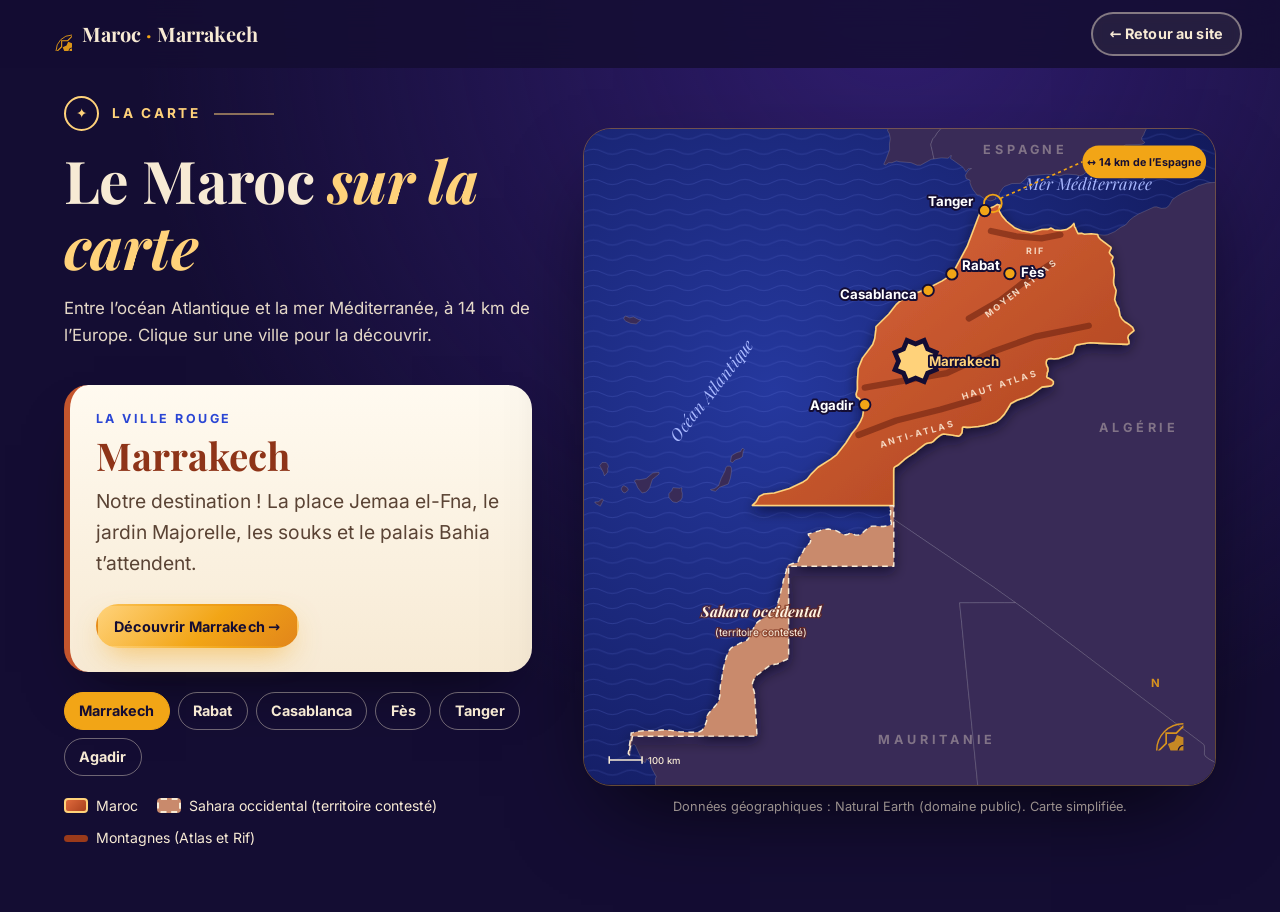
<file: map.html>
<!doctype html>
<html lang="fr">
<head>
  <meta charset="utf-8">
  <meta name="viewport" content="width=device-width, initial-scale=1">
  <title>La carte du Maroc — Marrakech t’attend</title>
  <meta name="description" content="Une carte interactive du Maroc : Marrakech, Rabat, Casablanca, Fès, Tanger et Agadir.">
  <meta name="theme-color" content="#140d33">
  <link rel="icon" href="data:image/svg+xml,%3Csvg xmlns='http://www.w3.org/2000/svg' viewBox='-32 -32 64 64'%3E%3Cpath d='M28.28 0L20 8.28L20 20L8.28 20L0 28.28L-8.28 20L-20 20L-20 8.28L-28.28 0L-20 -8.28L-20 -20L-8.28 -20L0 -28.28L8.28 -20L20 -20L20 -8.28Z' fill='%23f2a516'/%3E%3Ccircle r='9' fill='%232a46d4'/%3E%3C/svg%3E">
  <script>document.documentElement.classList.add('js');</script>
  <link rel="stylesheet" href="css/style.css">
</head>
<body class="page-carte">

<svg class="svg-defs" width="0" height="0" aria-hidden="true" focusable="false">
  <defs>
    <path id="star8" d="M28.28 0L20 8.28L20 20L8.28 20L0 28.28L-8.28 20L-20 20L-20 8.28L-28.28 0L-20 -8.28L-20 -20L-8.28 -20L0 -28.28L8.28 -20L20 -20L20 -8.28Z"/>
    <symbol id="rosette" viewBox="-50 -50 100 100">
      <circle r="47" fill="none" stroke="currentColor" stroke-width="2.5"/>
      <use href="#star8" transform="scale(1.52)" fill="none" stroke="currentColor" stroke-width="2"/>
      <use href="#star8" transform="rotate(22.5) scale(1.05)" fill="currentColor" opacity=".9"/>
      <circle r="9" fill="none" stroke="#140d33" stroke-width="2.5"/>
    </symbol>
  </defs>
</svg>

<a class="skip-link" href="#carte">Aller à la carte</a>
<div class="progress" aria-hidden="true"><span id="progress-bar"></span></div>

<header class="nav is-solid" id="nav">
  <a class="nav__brand" href="index.html" aria-label="Retour au site">
    <svg viewBox="-50 -50 100 100" aria-hidden="true"><use href="#rosette"/></svg>
    <span>Maroc<em>·</em>Marrakech</span>
  </a>
  <a class="btn btn--ghost btn--small" href="index.html">← Retour au site</a>
</header>

<main id="main">
<section id="carte" class="section section--night carte" data-slide="Carte du Maroc" aria-labelledby="carte-title">
  <div class="container carte__layout">
    <div class="carte__side">
      <header class="section__head" data-reveal>
        <p class="kicker kicker--light"><span>✦</span> La carte</p>
        <h1 id="carte-title" class="carte__title">Le Maroc <em>sur la carte</em></h1>
        <p class="section__lead">Entre l’océan Atlantique et la mer Méditerranée, à 14&nbsp;km de l’Europe. Clique sur une ville pour la découvrir.</p>
      </header>

      <article class="carte__card" id="city-card" aria-live="polite" data-reveal style="--i:1">
        <p class="carte__card-kicker" id="city-kicker">Mode d’emploi</p>
        <h2 id="city-name">Choisis une ville</h2>
        <p id="city-text">Clique sur un point de la carte, ou utilise la touche Tab puis Entrée.</p>
        <a id="city-link" class="btn btn--gold btn--small" href="index.html#marrakech" hidden>Voir la section →</a>
      </article>

      <ul class="carte__cities" aria-label="Villes" data-reveal style="--i:2">
        <li><button type="button" data-city="marrakech">Marrakech</button></li>
        <li><button type="button" data-city="rabat">Rabat</button></li>
        <li><button type="button" data-city="casablanca">Casablanca</button></li>
        <li><button type="button" data-city="fes">Fès</button></li>
        <li><button type="button" data-city="tanger">Tanger</button></li>
        <li><button type="button" data-city="agadir">Agadir</button></li>
      </ul>

      <ul class="carte__legend" data-reveal style="--i:3">
        <li><span class="sw sw--ma"></span>Maroc</li>
        <li><span class="sw sw--eh"></span>Sahara occidental (territoire contesté)</li>
        <li><span class="sw sw--atlas"></span>Montagnes (Atlas et Rif)</li>
      </ul>
    </div>

    <figure class="carte__map" data-reveal style="--i:1">
      <svg viewBox="0 0 1000 1039" role="img" aria-labelledby="map-desc">
        <desc id="map-desc">Carte du Maroc avec les villes de Tanger, Rabat, Casablanca, Fès, Marrakech et Agadir. Le Sahara occidental est indiqué en pointillés comme territoire contesté. L’Espagne est au nord, de l’autre côté du détroit de Gibraltar.</desc>
        <defs>
          <radialGradient id="ocean" cx="30%" cy="40%" r="80%">
            <stop offset="0" stop-color="#25389e"/><stop offset="1" stop-color="#121a5c"/>
          </radialGradient>
          <pattern id="waves" width="60" height="24" patternUnits="userSpaceOnUse">
            <path d="M0,12 q15,-8 30,0 t30,0" fill="none" stroke="#5b70d8" stroke-width="1.2" opacity=".35"/>
          </pattern>
          <linearGradient id="ma-fill" x1="0" y1="0" x2="1" y2="1">
            <stop offset="0" stop-color="#df6a3c"/><stop offset="1" stop-color="#a9401d"/>
          </linearGradient>
          <filter id="land-shadow" x="-10%" y="-10%" width="120%" height="120%">
            <feDropShadow dx="0" dy="8" stdDeviation="10" flood-color="#05031a" flood-opacity=".6"/>
          </filter>
        </defs>
        <rect width="1000" height="1039" fill="url(#ocean)"/>
        <rect width="1000" height="1039" fill="url(#waves)"/>

        <g class="land-ctx">
          <path d="M65.5,296.3L72.3,299.3L78.5,297.8L86.3,301.8L90.3,302.6L86.7,305.4L83.1,309.0L74.1,308.1L66.4,304.7L63.7,302.1L62.9,299.8L65.5,296.3ZM486.1,-227.5L490.9,-231.4L495.5,-234.0L498.1,-234.9L508.9,-237.6L511.7,-238.9L514.3,-238.7L514.8,-237.4L516.3,-234.9L518.0,-233.2L518.5,-232.0L514.3,-226.7L513.8,-224.9L515.9,-221.5L517.4,-220.1L520.3,-220.2L525.5,-222.4L529.0,-224.2L530.2,-223.5L540.3,-224.5L542.8,-223.7L544.4,-222.7L549.4,-221.5L554.8,-221.3L561.6,-223.1L564.5,-224.9L565.1,-226.9L565.2,-228.4L566.1,-229.3L567.6,-229.9L570.0,-228.9L573.5,-228.1L581.7,-227.8L583.3,-228.9L586.1,-228.5L589.8,-227.2L594.1,-227.6L596.2,-225.9L597.1,-223.7L597.4,-218.8L597.1,-213.9L597.9,-212.0L600.8,-211.6L605.4,-211.6L609.6,-210.3L612.8,-208.0L613.9,-205.6L614.4,-203.9L612.8,-203.0L610.5,-199.5L604.8,-194.9L596.7,-190.7L590.5,-185.6L586.2,-179.4L580.9,-176.8L579.2,-175.4L578.6,-173.7L582.1,-166.2L583.2,-160.4L584.1,-153.2L583.5,-151.2L583.2,-143.4L582.4,-141.1L582.6,-139.2L583.9,-137.2L584.5,-135.3L582.1,-132.8L577.6,-130.0L574.3,-127.5L573.4,-125.2L573.6,-123.7L579.2,-118.8L580.2,-116.7L579.4,-111.8L576.2,-103.8L573.2,-99.0L569.1,-97.1L552.3,-97.0L548.2,-95.9L552.7,-88.7L556.9,-85.4L558.2,-84.6L559.7,-77.3L566.4,-65.5L572.9,-63.9L575.1,-61.0L574.7,-56.9L572.7,-52.4L568.7,-47.7L564.0,-44.5L560.9,-41.3L560.7,-37.5L559.7,-32.7L558.2,-29.0L557.8,-26.4L569.7,-10.5L576.3,-11.2L575.9,-7.0L573.9,-2.6L571.4,-1.7L565.7,-0.4L560.4,5.4L556.1,12.3L552.8,15.7L549.8,23.9L550.2,27.5L551.6,33.0L554.7,47.4L550.3,48.0L533.3,57.4L528.0,57.4L518.2,53.3L500.8,52.0L495.1,50.7L488.0,53.4L482.6,53.4L478.2,56.8L475.1,55.9L478.7,48.1L484.3,32.9L484.1,23.5L485.4,15.4L483.9,7.4L481.1,2.4L484.9,-10.6L484.5,-17.3L480.9,-25.8L491.6,-24.5L488.3,-27.9L485.1,-29.9L481.9,-29.4L479.3,-29.6L470.2,-26.3L465.7,-25.3L464.3,-25.9L464.8,-31.1L462.5,-37.9L466.1,-39.7L470.3,-40.2L473.9,-43.1L476.1,-46.4L475.0,-52.1L478.1,-57.6L485.4,-62.2L481.6,-61.5L477.3,-58.7L470.4,-48.2L468.2,-42.9L462.4,-41.2L457.2,-40.3L454.5,-40.8L451.3,-42.2L451.0,-46.1L451.3,-49.2L453.4,-55.5L454.3,-64.2L457.4,-72.1L457.1,-74.1L456.3,-77.3L459.0,-80.3L462.4,-82.3L467.6,-89.1L474.8,-105.1L483.1,-122.1L482.4,-124.2L480.7,-125.8L481.4,-130.4L486.4,-150.4L488.4,-153.1L490.8,-158.9L491.3,-168.4L492.2,-174.9L492.0,-178.2L491.3,-182.1L488.1,-189.6L484.7,-205.5L484.5,-210.8L487.2,-213.5L482.7,-213.9L480.6,-217.3L481.1,-221.2L486.1,-227.5Z"/><path d="M1004.7,-38.8L1003.6,-38.0L1000.2,-38.7L995.3,-38.7L995.1,-41.1L995.9,-42.7L996.8,-44.4L999.8,-41.1L1004.6,-40.5L1004.7,-38.8ZM997.3,-53.0L995.4,-49.5L987.8,-50.7L986.2,-52.2L987.8,-56.2L990.0,-56.7L990.1,-59.5L992.4,-62.4L1003.2,-64.7L1005.7,-62.8L1006.2,-60.0L999.7,-53.8L997.3,-53.0ZM835.3,-312.2L835.4,-310.2L837.3,-307.4L839.4,-306.4L843.6,-305.0L846.9,-304.8L851.4,-304.1L854.5,-302.5L854.6,-300.1L853.9,-297.3L852.0,-294.7L851.0,-292.8L852.0,-291.7L853.6,-290.8L855.3,-290.6L856.5,-290.8L857.4,-292.4L859.1,-294.3L859.9,-293.4L860.7,-292.1L866.2,-289.9L878.3,-285.8L883.0,-285.7L886.9,-285.2L888.0,-283.5L895.7,-277.1L897.5,-277.2L900.9,-277.1L905.1,-277.6L908.1,-278.8L910.0,-278.6L912.2,-277.4L914.7,-276.3L918.0,-274.2L920.9,-271.6L922.9,-270.7L935.1,-272.5L937.8,-270.9L940.6,-271.0L943.9,-271.4L950.9,-270.6L956.6,-270.8L957.6,-277.2L958.5,-279.2L959.8,-279.7L963.2,-279.3L975.5,-275.9L980.6,-273.8L985.4,-272.1L989.7,-271.9L992.5,-270.8L996.4,-265.3L995.7,-262.6L996.5,-259.7L996.4,-257.6L997.4,-256.2L999.3,-256.0L1001.7,-256.4L1004.3,-257.3L1008.9,-259.6L1010.3,-260.0L1018.0,-257.3L1021.4,-255.6L1022.6,-253.6L1024.3,-251.6L1026.6,-251.4L1029.9,-253.2L1035.0,-255.2L1043.7,-253.5L1053.4,-250.9L1057.6,-250.6L1057.7,-251.8L1058.5,-253.6L1060.1,-254.5L1062.5,-254.8L1065.8,-255.7L1069.6,-257.3L1073.5,-257.9L1077.6,-256.8L1082.6,-255.8L1085.6,-255.8L1087.0,-252.2L1089.4,-250.8L1090.3,-247.6L1085.9,-246.0L1083.3,-245.7L1082.5,-240.3L1083.8,-238.8L1086.2,-237.4L1086.9,-235.7L1087.4,-227.7L1082.3,-222.9L1075.2,-217.5L1040.5,-200.1L1032.3,-191.7L1029.1,-189.8L1003.3,-184.5L985.3,-178.8L976.6,-176.8L965.8,-166.9L960.7,-163.0L964.8,-161.9L969.6,-157.2L968.0,-155.1L961.0,-151.9L958.0,-150.9L956.4,-151.4L954.8,-150.9L943.2,-133.9L932.9,-121.6L927.2,-116.3L921.2,-108.3L908.6,-87.7L908.6,-81.8L914.8,-61.3L918.3,-56.0L923.3,-51.5L932.7,-47.6L935.1,-43.8L931.8,-40.2L922.4,-33.8L905.9,-25.2L899.0,-18.3L897.5,-11.7L892.7,-8.8L890.8,0.5L887.9,6.6L887.4,8.6L884.3,13.3L883.8,16.6L888.9,21.3L886.4,23.3L883.9,24.2L878.1,24.7L858.6,25.3L843.0,35.4L835.1,44.3L828.0,60.9L819.4,70.6L815.6,72.4L809.7,68.1L802.4,67.5L795.2,68.9L791.5,72.3L785.6,74.2L779.9,72.6L767.5,71.7L762.0,71.8L753.4,74.6L746.1,72.8L733.6,71.8L706.7,74.0L703.3,75.0L699.9,79.1L691.3,86.2L678.2,86.5L666.4,91.0L663.5,93.9L658.5,101.9L657.0,107.7L654.6,106.3L652.8,106.8L651.9,111.2L647.4,113.2L643.7,114.0L634.6,110.4L627.0,105.0L623.0,104.6L616.5,96.2L613.7,90.8L611.7,85.1L612.1,82.9L611.6,81.0L605.8,78.7L604.4,73.4L608.6,66.5L612.0,63.6L614.2,62.7L609.0,63.0L605.2,67.5L600.4,60.4L580.8,46.5L582.0,43.3L581.8,41.6L578.5,45.3L576.3,46.3L566.3,45.7L554.7,47.4L551.6,33.0L550.2,27.5L549.8,23.9L552.8,15.7L556.1,12.3L560.4,5.4L565.7,-0.4L571.4,-1.7L573.9,-2.6L575.9,-7.0L577.1,-10.8L569.7,-10.5L557.8,-26.4L558.2,-29.0L559.7,-32.7L560.7,-37.5L560.9,-41.3L564.0,-44.5L568.7,-47.7L572.7,-52.4L574.7,-56.9L575.1,-61.0L572.9,-63.9L566.4,-65.5L559.7,-77.3L558.2,-84.6L556.9,-85.4L552.7,-88.7L548.8,-95.0L552.3,-97.0L569.1,-97.1L572.6,-98.5L576.2,-103.8L579.4,-111.8L580.2,-116.7L579.2,-118.8L573.6,-123.7L573.4,-125.2L574.3,-127.5L577.6,-130.0L582.1,-132.8L584.5,-135.3L583.9,-137.2L582.6,-139.2L582.4,-141.1L583.2,-143.4L583.5,-151.2L584.1,-153.2L583.2,-160.4L582.1,-166.2L578.6,-173.7L579.2,-175.4L580.9,-176.8L586.2,-179.4L590.5,-185.6L596.7,-190.7L604.8,-194.9L610.5,-199.5L612.8,-203.0L614.4,-203.9L613.9,-205.6L612.8,-208.0L609.6,-210.3L605.4,-211.6L600.8,-211.6L597.9,-212.0L597.1,-213.9L597.4,-218.8L597.1,-223.7L596.2,-225.9L594.1,-227.6L589.8,-227.2L586.1,-228.5L583.3,-228.9L581.7,-227.8L573.5,-228.1L570.0,-228.9L567.6,-229.9L566.1,-229.3L565.2,-228.4L565.1,-226.9L564.5,-224.9L561.6,-223.1L554.8,-221.3L549.4,-221.5L544.4,-222.7L542.8,-223.7L540.3,-224.5L530.2,-223.5L529.0,-224.2L525.5,-222.4L520.3,-220.2L517.4,-220.1L515.9,-221.5L513.8,-224.9L514.3,-226.7L518.5,-232.0L518.0,-233.2L516.3,-234.9L514.8,-237.4L514.3,-238.7L511.7,-238.9L508.9,-237.6L498.1,-234.9L495.5,-234.0L490.9,-231.4L486.1,-227.5L482.4,-226.7L481.1,-227.9L480.6,-237.0L486.4,-243.1L490.5,-246.8L488.5,-247.5L484.2,-247.4L484.5,-250.3L486.5,-251.6L488.5,-254.7L486.2,-256.0L484.4,-258.1L484.5,-263.4L485.0,-265.6L484.4,-267.9L475.6,-264.8L473.3,-265.2L473.2,-269.2L478.1,-275.2L478.6,-277.0L472.9,-277.9L468.6,-280.9L466.0,-283.5L463.2,-287.3L463.2,-290.7L466.1,-298.7L470.2,-301.0L473.8,-302.5L481.3,-308.0L491.7,-307.0L498.1,-308.1L503.9,-311.0L507.2,-311.6L512.6,-314.0L512.4,-317.4L510.6,-319.8L512.2,-322.2L518.1,-325.0L524.8,-328.8L532.4,-329.5L540.1,-332.8L545.3,-330.7L549.8,-331.4L555.0,-328.8L561.9,-323.0L572.0,-320.7L580.0,-322.5L594.1,-322.9L601.2,-322.1L613.8,-323.5L621.0,-323.0L632.7,-325.9L641.7,-322.3L659.2,-320.6L669.7,-317.6L698.8,-312.7L709.4,-312.6L724.2,-315.4L730.5,-317.5L736.3,-316.3L744.8,-318.7L748.8,-318.2L754.1,-314.8L772.7,-310.1L777.6,-314.1L781.2,-314.9L794.6,-312.5L808.1,-307.6L815.2,-307.3L825.4,-308.6L833.6,-311.8L835.3,-312.2ZM108.3,555.4L104.1,568.6L100.2,573.8L97.9,575.5L92.1,576.9L85.3,568.7L81.7,560.4L79.7,557.7L82.8,555.6L87.4,556.0L97.2,554.2L99.1,553.5L109.1,545.1L118.8,544.1L119.0,546.9L108.3,555.4ZM239.2,524.7L235.8,528.5L232.0,527.2L233.8,518.8L235.6,516.4L242.5,512.7L248.2,511.3L249.9,507.4L251.8,505.9L253.9,508.2L252.3,510.9L251.1,519.2L247.3,521.9L239.2,524.7ZM215.2,567.6L208.4,574.1L201.6,572.6L200.4,571.5L207.2,569.9L213.4,564.9L217.4,553.9L223.6,541.7L224.8,536.5L227.3,534.5L230.7,534.4L232.1,534.7L233.6,537.4L233.6,543.6L231.9,553.7L228.6,562.7L215.2,567.6ZM155.0,568.8L154.7,573.3L155.8,577.8L155.5,584.6L153.2,588.3L147.0,592.0L142.2,591.3L139.5,589.8L134.6,583.8L134.5,577.7L139.0,573.6L140.9,568.5L152.4,569.4L153.4,568.4L155.0,568.8ZM65.8,576.1L63.7,576.6L61.3,575.1L58.8,570.6L60.5,567.2L62.1,565.6L64.3,565.8L68.5,568.3L69.8,570.9L69.9,572.5L65.8,576.1ZM30.6,588.3L25.8,597.8L19.7,594.2L18.2,593.1L17.0,591.1L22.8,590.7L28.8,586.0L30.6,588.3ZM33.3,548.9L32.0,549.3L30.9,544.8L25.0,533.6L28.6,528.6L35.1,528.5L37.8,531.9L38.7,535.5L37.4,537.6L37.8,541.8L37.1,544.5L33.3,548.9Z"/><path d="M1353.8,61.4L1354.9,64.4L1355.1,67.3L1350.3,70.0L1347.2,71.5L1343.5,79.0L1336.5,84.0L1335.4,85.5L1335.4,86.9L1340.1,89.2L1341.7,91.3L1342.4,94.2L1340.3,104.6L1339.0,112.5L1337.3,122.9L1337.4,126.9L1339.1,131.7L1340.9,135.4L1341.5,139.6L1340.8,149.9L1343.0,155.9L1344.7,161.4L1340.6,168.3L1338.8,174.4L1337.7,183.1L1337.3,188.6L1334.6,193.6L1331.2,198.4L1327.3,201.3L1322.5,203.9L1316.9,207.3L1312.4,216.2L1302.7,223.7L1300.7,226.3L1299.8,232.3L1300.0,240.6L1301.7,247.2L1306.4,257.0L1310.5,267.8L1311.6,273.2L1313.1,275.2L1318.9,278.7L1328.8,283.5L1330.6,285.5L1335.5,292.9L1340.2,306.2L1341.7,315.0L1350.8,322.0L1359.1,328.5L1367.2,334.2L1375.9,340.3L1377.2,342.2L1380.1,355.3L1383.0,368.3L1386.2,382.6L1389.4,396.9L1393.2,413.8L1395.3,423.4L1397.9,435.0L1400.9,448.6L1396.0,451.5L1390.5,455.2L1394.6,462.2L1402.3,473.7L1407.0,482.9L1408.6,486.9L1412.3,498.3L1415.3,509.4L1416.0,513.0L1417.1,521.5L1415.8,545.0L1417.9,574.8L1420.8,589.7L1416.3,603.2L1412.4,616.0L1412.6,622.4L1414.8,632.5L1416.9,639.9L1419.7,643.9L1419.2,656.4L1418.0,661.0L1409.2,667.5L1399.6,673.6L1396.9,678.6L1396.1,684.3L1397.4,688.9L1404.1,699.2L1414.1,714.5L1425.0,731.4L1426.0,735.6L1426.4,747.6L1431.0,762.7L1435.9,769.2L1437.8,774.2L1441.3,777.7L1444.8,780.3L1446.9,780.6L1459.3,776.5L1480.4,783.2L1500.4,790.1L1501.8,791.5L1506.2,800.2L1513.3,814.5L1518.7,825.9L1523.4,836.1L1497.5,853.8L1471.6,871.4L1445.7,889.0L1419.8,906.6L1393.9,924.3L1368.0,941.9L1342.2,959.5L1316.3,977.1L1299.1,988.8L1288.2,999.1L1274.5,1012.1L1261.5,1024.9L1251.4,1035.0L1238.2,1048.1L1231.5,1054.7L1216.8,1069.3L1212.4,1071.9L1192.9,1076.2L1175.1,1080.2L1158.6,1083.8L1147.3,1086.3L1136.4,1088.7L1120.5,1092.1L1109.2,1094.6L1096.9,1097.2L1095.0,1097.6L1092.8,1097.7L1091.2,1097.6L1087.8,1096.2L1083.7,1092.8L1081.0,1091.0L1080.3,1088.3L1081.9,1084.7L1083.9,1081.5L1084.6,1078.9L1086.0,1077.0L1087.7,1075.5L1087.8,1073.2L1086.4,1069.6L1085.1,1064.6L1085.1,1055.5L1085.2,1052.5L1081.5,1047.9L1074.6,1044.0L1068.3,1041.8L1065.4,1041.0L1058.4,1039.6L1048.7,1037.2L1045.3,1035.5L1039.0,1027.1L1036.0,1024.9L1021.4,1023.5L1016.6,1022.1L1012.7,1020.1L1009.3,1017.4L1007.4,1012.7L1006.8,1009.0L1005.5,1007.2L989.5,998.0L985.4,994.9L983.3,992.0L983.2,987.8L983.6,982.5L983.0,977.9L982.3,975.6L975.0,970.1L958.6,957.7L942.2,945.4L925.8,933.0L909.5,920.6L893.1,908.3L876.7,895.9L860.4,883.5L844.0,871.2L827.6,858.8L811.2,846.5L794.9,834.1L778.5,821.7L762.1,809.4L745.7,797.0L729.4,784.6L713.0,772.3L699.2,761.8L683.9,750.8L672.5,742.7L661.2,734.7L649.2,726.1L641.3,720.7L631.9,714.4L622.5,708.0L613.1,701.6L603.7,695.2L594.3,688.8L584.9,682.4L575.5,676.0L566.1,669.7L556.7,663.3L547.2,656.9L537.8,650.5L528.4,644.1L519.0,637.7L509.6,631.3L500.2,625.0L490.8,618.6L490.8,606.8L490.8,597.2L490.8,583.1L490.8,570.9L490.8,558.7L490.8,550.3L490.8,541.5L491.1,537.5L492.0,535.9L497.1,533.0L505.0,526.5L508.0,523.6L511.7,520.7L525.1,512.0L527.8,509.5L540.7,499.4L543.8,498.0L550.7,497.0L553.6,495.1L557.5,491.1L563.3,486.4L567.0,484.2L570.3,483.5L582.2,484.9L587.2,485.9L593.2,486.8L595.1,486.2L596.7,484.8L599.0,481.5L599.5,477.7L599.6,474.4L600.0,472.9L601.0,472.3L603.6,472.5L607.1,472.9L614.3,472.8L616.7,472.3L624.8,471.6L636.2,469.4L645.3,466.6L652.6,464.4L660.3,458.5L666.0,452.3L671.9,443.0L676.6,435.0L686.1,430.0L694.0,427.0L698.5,425.8L708.9,421.5L717.6,415.1L725.7,409.1L732.0,408.3L739.9,407.4L741.7,406.2L743.7,404.1L743.8,400.3L741.4,397.7L738.5,396.3L736.5,394.8L734.4,394.5L733.3,392.7L733.9,389.4L734.2,386.3L735.5,383.3L735.2,378.9L733.1,374.6L732.5,371.4L732.7,368.4L733.7,365.9L736.6,364.3L740.0,363.7L744.8,364.5L753.0,363.5L774.1,356.0L775.6,353.7L776.9,348.5L778.5,344.0L780.6,342.4L781.8,342.1L788.9,340.9L798.8,339.2L802.6,338.9L813.4,339.4L821.4,339.8L834.2,340.4L843.2,340.7L851.1,340.9L861.2,341.3L863.7,340.2L863.7,336.9L861.9,330.8L863.0,326.9L866.9,323.4L871.7,319.4L869.4,314.5L865.6,311.3L860.2,307.4L857.4,305.8L852.5,301.1L849.5,295.7L847.5,284.4L843.7,278.1L841.0,270.3L843.4,256.0L839.9,247.3L839.3,243.5L839.3,239.1L840.4,231.5L839.7,220.8L835.4,209.7L837.4,205.9L838.3,204.0L838.0,202.3L834.2,198.8L832.5,195.9L833.4,193.1L835.4,189.2L835.2,187.5L829.0,182.7L818.4,174.9L815.5,171.5L814.0,167.2L824.1,168.3L829.3,167.8L841.3,162.6L850.8,155.7L858.2,152.2L864.7,144.6L870.6,139.8L879.1,134.6L903.7,123.5L907.5,123.4L915.5,125.9L922.6,125.1L927.4,121.2L932.6,111.8L940.6,106.1L950.7,100.4L964.5,94.9L973.6,89.8L987.9,85.5L1023.7,82.7L1042.1,80.2L1054.7,80.8L1067.3,72.8L1073.6,70.2L1101.0,69.6L1114.0,63.7L1162.9,63.7L1168.9,65.7L1174.8,68.8L1184.8,76.4L1189.8,78.0L1196.2,76.5L1211.3,69.3L1228.2,65.6L1237.5,61.3L1241.4,55.1L1249.3,52.8L1253.8,57.6L1271.4,62.4L1282.2,61.0L1286.9,59.6L1285.2,52.4L1296.6,54.3L1305.4,57.7L1314.6,64.6L1320.5,66.0L1331.4,62.9L1353.8,61.4Z"/><path d="M106.3,1056.2L103.1,1061.8L101.7,1059.6L101.1,1056.0L104.0,1050.7L105.3,1047.9L107.8,1047.0L106.3,1056.2ZM311.0,1338.9L304.6,1334.3L302.0,1329.4L297.8,1325.7L292.0,1323.2L288.2,1320.3L286.5,1317.1L284.3,1315.0L282.1,1313.9L282.4,1311.2L281.9,1308.3L278.5,1301.8L275.3,1298.8L272.6,1299.2L271.0,1298.4L270.1,1297.0L269.7,1294.9L267.9,1293.1L264.7,1292.3L262.1,1287.5L260.1,1278.6L257.6,1271.7L254.5,1266.8L252.3,1264.9L250.7,1264.6L249.7,1262.4L247.2,1261.9L243.8,1263.3L240.8,1262.8L239.3,1260.4L237.2,1260.2L234.5,1262.2L231.6,1261.6L228.4,1258.5L226.6,1255.3L226.2,1252.2L220.7,1246.0L210.0,1236.7L198.3,1232.3L185.7,1232.9L178.6,1232.4L177.0,1231.0L175.5,1231.1L173.9,1232.8L172.2,1233.2L170.5,1232.2L169.4,1232.9L168.9,1235.3L164.5,1236.5L156.0,1236.6L149.2,1238.0L144.0,1240.9L136.6,1242.2L127.1,1241.8L121.3,1240.7L119.3,1239.0L116.6,1238.6L113.0,1239.5L109.9,1244.1L107.1,1252.4L104.8,1257.2L102.9,1258.4L101.0,1264.6L99.9,1274.9L98.2,1279.5L98.2,1253.6L100.9,1243.9L101.8,1235.4L107.7,1216.7L114.6,1201.3L121.1,1180.9L123.5,1161.2L122.7,1141.8L120.8,1124.6L117.5,1113.2L114.3,1096.8L109.7,1088.1L101.2,1080.5L99.3,1076.1L101.3,1074.4L106.4,1073.3L109.7,1067.4L102.8,1069.6L110.8,1051.5L113.3,1039.2L112.9,1031.1L114.5,1026.1L108.3,1015.2L103.5,1001.6L101.0,999.4L98.5,998.3L98.3,1001.5L96.9,1004.3L93.9,1002.6L88.6,992.7L81.2,976.5L78.6,974.9L76.4,977.1L75.1,979.2L72.6,992.7L71.8,987.3L72.9,981.0L74.7,973.3L76.8,962.5L83.2,962.5L94.6,962.5L106.1,962.4L117.6,962.4L129.0,962.4L140.5,962.4L152.0,962.4L163.4,962.4L174.9,962.4L186.4,962.3L197.8,962.3L209.3,962.3L220.8,962.3L232.2,962.3L243.7,962.3L255.2,962.2L266.6,962.2L274.2,962.2L273.7,954.5L273.4,948.5L272.9,940.3L272.4,932.1L272.0,924.0L271.5,916.4L271.1,908.7L270.7,901.6L270.3,895.1L269.6,891.4L267.2,884.0L266.7,880.3L267.3,876.4L269.0,872.7L273.4,866.0L280.2,860.9L288.0,854.9L294.0,850.4L297.0,849.2L306.4,847.7L313.7,844.2L320.8,840.9L323.8,839.0L324.2,832.7L324.2,825.7L324.2,817.9L324.2,810.0L324.2,802.2L324.2,794.3L324.2,786.4L324.2,778.6L324.2,770.7L324.2,762.8L324.2,755.0L324.2,747.1L324.2,739.3L324.2,731.4L324.2,723.5L324.2,715.7L324.2,707.8L324.2,700.0L324.2,693.1L331.7,693.1L341.0,693.1L350.3,693.1L359.6,693.1L368.9,693.1L378.2,693.1L387.6,693.1L396.9,693.1L406.2,693.1L415.5,693.1L424.8,693.1L434.1,693.1L443.5,693.1L452.8,693.1L462.1,693.1L471.4,693.1L480.7,693.1L490.9,693.1L490.9,686.5L490.9,677.0L490.9,664.1L490.9,651.1L490.9,639.6L490.8,628.2L490.8,618.6L500.2,625.0L509.6,631.3L519.0,637.7L528.4,644.1L537.8,650.5L547.2,656.9L556.7,663.3L566.1,669.7L575.5,676.0L584.9,682.4L594.3,688.8L603.7,695.2L613.1,701.6L622.5,708.0L631.9,714.4L641.3,720.7L649.2,726.1L661.2,734.7L672.5,742.7L683.9,750.8L666.4,750.8L643.0,750.8L627.0,750.8L610.6,750.9L595.3,750.9L596.6,764.0L598.1,778.4L599.5,792.7L600.9,807.1L602.3,821.4L603.7,835.8L605.2,850.2L606.6,864.5L608.0,878.9L609.4,893.2L610.9,907.6L612.3,921.9L613.7,936.3L615.1,950.7L616.6,965.0L618.0,979.4L619.4,993.7L620.8,1008.1L622.3,1022.4L623.7,1036.8L625.1,1051.2L626.5,1065.5L627.9,1079.9L629.4,1094.2L630.8,1108.6L632.2,1122.9L633.6,1137.3L635.1,1151.6L636.5,1166.0L637.9,1180.4L639.3,1194.7L640.8,1209.1L642.2,1223.4L643.6,1237.3L649.5,1244.6L657.0,1253.8L654.8,1266.8L652.2,1282.3L649.4,1299.3L638.8,1299.3L628.6,1299.3L618.4,1299.3L608.2,1299.3L598.0,1299.3L587.8,1299.3L577.6,1299.3L567.4,1299.3L557.2,1299.3L547.0,1299.3L536.8,1299.3L526.6,1299.3L516.4,1299.3L506.2,1299.3L496.0,1299.3L485.8,1299.3L475.6,1299.3L466.2,1299.3L460.3,1298.9L458.2,1297.6L457.5,1288.8L455.7,1289.4L453.7,1291.9L452.6,1294.7L453.0,1298.4L452.7,1301.5L446.1,1302.7L437.2,1304.7L427.9,1306.3L418.5,1305.8L415.3,1305.0L411.9,1303.9L404.4,1302.6L400.3,1302.5L395.7,1302.8L390.2,1303.5L388.4,1305.1L384.2,1311.6L380.2,1319.2L377.6,1319.2L374.6,1315.0L366.5,1307.2L356.7,1296.9L352.2,1291.8L349.9,1291.1L345.2,1294.8L341.2,1298.3L337.0,1303.3L335.1,1308.1L333.6,1313.8L332.9,1320.4L331.4,1328.2L328.0,1334.4L323.9,1339.2L320.9,1341.4L319.8,1342.6L311.0,1338.9Z"/><path d="M355.5,1477.8L355.9,1473.4L352.6,1470.4L352.5,1468.9L352.8,1464.9L354.3,1456.3L354.1,1453.1L355.5,1446.7L353.3,1443.9L352.8,1441.7L350.4,1438.4L347.6,1433.5L346.9,1429.7L345.9,1426.6L343.3,1422.0L341.3,1421.3L337.1,1420.6L336.4,1422.2L334.8,1424.5L333.4,1425.1L331.1,1422.3L330.2,1419.9L330.3,1417.7L327.1,1413.9L322.3,1406.8L322.8,1401.0L325.8,1397.9L326.7,1395.5L327.0,1392.8L325.6,1389.6L324.0,1387.1L324.4,1381.5L324.0,1373.7L321.6,1369.8L319.4,1367.0L316.2,1363.9L313.6,1359.2L314.7,1352.7L315.7,1348.2L311.0,1338.9L319.8,1342.6L320.9,1341.4L323.9,1339.2L328.0,1334.4L331.4,1328.2L332.9,1320.4L333.6,1313.8L335.1,1308.1L337.0,1303.3L341.2,1298.3L345.2,1294.8L349.9,1291.1L352.2,1291.8L356.7,1296.9L366.5,1307.2L374.6,1315.0L377.6,1319.2L380.2,1319.2L384.2,1311.6L388.4,1305.1L390.2,1303.5L395.7,1302.8L400.3,1302.5L404.4,1302.6L411.9,1303.9L415.3,1305.0L418.5,1305.8L427.9,1306.3L437.2,1304.7L446.1,1302.7L452.7,1301.5L453.0,1298.4L452.6,1294.7L453.7,1291.9L455.7,1289.4L457.5,1288.8L458.2,1297.6L460.3,1298.9L466.2,1299.3L475.6,1299.3L485.8,1299.3L496.0,1299.3L506.2,1299.3L516.4,1299.3L526.6,1299.3L536.8,1299.3L547.0,1299.3L557.2,1299.3L567.4,1299.3L577.6,1299.3L587.8,1299.3L598.0,1299.3L608.2,1299.3L618.4,1299.3L628.6,1299.3L638.8,1299.3L649.4,1299.3L652.2,1282.3L654.8,1266.8L657.0,1253.8L649.5,1244.6L643.6,1237.3L642.2,1223.4L640.8,1209.1L639.3,1194.7L637.9,1180.4L636.5,1166.0L635.1,1151.6L633.6,1137.3L632.2,1122.9L630.8,1108.6L629.4,1094.2L627.9,1079.9L626.5,1065.5L625.1,1051.2L623.7,1036.8L622.3,1022.4L620.8,1008.1L619.4,993.7L618.0,979.4L616.6,965.0L615.1,950.7L613.7,936.3L612.3,921.9L610.9,907.6L609.4,893.2L608.0,878.9L606.6,864.5L605.2,850.2L603.7,835.8L602.3,821.4L600.9,807.1L599.5,792.7L598.1,778.4L596.6,764.0L595.3,750.9L610.6,750.9L627.0,750.8L643.0,750.8L666.4,750.8L683.9,750.8L699.2,761.8L713.0,772.3L729.4,784.6L745.7,797.0L762.1,809.4L778.5,821.7L794.9,834.1L811.2,846.5L827.6,858.8L844.0,871.2L860.4,883.5L876.7,895.9L893.1,908.3L909.5,920.6L925.8,933.0L942.2,945.4L958.6,957.7L975.0,970.1L982.3,975.6L983.0,977.9L983.6,982.5L983.2,987.8L983.3,992.0L985.4,994.9L989.5,998.0L1005.5,1007.2L1006.8,1009.0L1007.4,1012.7L1009.3,1017.4L1012.7,1020.1L1016.6,1022.1L1021.4,1023.5L1036.0,1024.9L1039.0,1027.1L1045.3,1035.5L1048.7,1037.2L1058.4,1039.6L1065.4,1041.0L1068.3,1041.8L1074.6,1044.0L1081.5,1047.9L1085.2,1051.4L1085.1,1055.5L1085.1,1064.6L1086.4,1069.6L1087.8,1073.2L1087.7,1075.5L1086.0,1077.0L1084.6,1078.9L1083.9,1081.5L1081.9,1084.7L1080.3,1088.3L1081.0,1091.0L1083.7,1092.8L1087.8,1096.2L1091.2,1097.6L1092.8,1097.7L1095.0,1097.6L1096.9,1097.2L1109.2,1094.6L1120.5,1092.1L1136.4,1088.7L1136.4,1098.8L1136.5,1114.0L1136.5,1131.0L1136.5,1146.6L1136.6,1164.5L1136.6,1178.8L1136.7,1195.8L1136.7,1212.6L1135.1,1214.6L1134.6,1224.1L1134.1,1236.6L1131.1,1249.5L1125.7,1259.0L1123.8,1268.1L1122.4,1273.3L1120.4,1276.1L1119.9,1279.5L1118.8,1284.3L1117.1,1287.4L1115.8,1289.0L1110.5,1290.9L1101.0,1300.0L1100.2,1307.3L1089.5,1305.3L1078.0,1303.2L1076.5,1303.4L1075.5,1304.3L1075.1,1308.2L1059.5,1308.9L1046.0,1309.4L1029.4,1310.0L1018.0,1310.5L1003.5,1311.4L990.0,1312.2L981.1,1320.6L973.0,1328.7L960.9,1330.5L946.7,1329.1L939.3,1329.1L936.4,1330.0L935.9,1333.0L925.4,1328.8L913.2,1324.5L904.7,1327.2L903.4,1326.3L902.3,1324.5L898.2,1323.4L891.7,1323.9L887.0,1325.1L879.6,1331.5L874.0,1337.1L872.5,1338.3L864.8,1341.7L850.3,1349.5L842.1,1355.2L840.2,1356.3L836.6,1357.6L831.0,1357.8L826.3,1359.3L822.1,1374.4L819.3,1375.9L802.1,1369.8L798.7,1370.7L795.7,1372.5L786.1,1381.4L781.3,1388.5L778.7,1398.0L779.1,1400.9L779.1,1404.1L777.5,1405.9L775.1,1406.6L773.1,1406.5L765.1,1404.5L762.6,1405.4L761.5,1410.0L761.7,1420.2L759.9,1427.2L755.2,1429.3L751.5,1432.0L748.6,1432.8L746.2,1432.2L732.3,1421.8L727.6,1420.2L722.4,1421.3L717.4,1425.7L715.2,1428.6L712.1,1432.0L708.6,1436.5L709.5,1440.3L712.0,1444.8L713.7,1450.3L713.6,1455.3L701.0,1462.3L702.0,1464.7L703.9,1467.5L703.9,1472.6L703.6,1481.6L701.0,1484.8L697.7,1488.0L695.7,1492.2L693.6,1494.2L690.0,1496.7L685.1,1499.3L676.6,1501.5L669.7,1503.0L667.1,1504.4L663.5,1507.4L660.6,1511.0L659.9,1514.9L660.5,1519.4L661.5,1523.1L662.8,1525.5L663.5,1528.7L662.5,1537.2L660.0,1547.0L657.6,1551.3L653.8,1553.7L650.5,1556.4L651.6,1562.8L652.1,1572.0L651.2,1579.4L651.0,1584.0L649.6,1588.7L648.8,1592.0L647.2,1591.2L640.3,1591.6L632.8,1594.1L630.2,1596.1L629.6,1598.8L628.0,1600.7L625.6,1602.8L623.3,1605.3L619.1,1604.9L615.2,1603.2L613.1,1601.5L614.3,1598.0L615.4,1595.3L615.5,1593.5L614.1,1589.1L613.0,1584.4L613.5,1582.1L612.5,1575.1L606.7,1576.6L604.8,1577.0L603.7,1577.8L603.4,1579.1L604.6,1583.5L600.9,1584.2L596.8,1582.7L592.3,1578.7L591.2,1580.0L590.7,1583.2L590.4,1587.0L591.5,1593.9L590.3,1596.4L587.3,1596.0L583.3,1596.0L579.8,1596.7L577.5,1596.8L576.0,1599.3L575.4,1602.0L576.8,1605.1L576.6,1606.4L575.5,1607.6L574.1,1608.3L569.8,1604.8L565.9,1603.6L556.8,1601.6L555.7,1596.9L554.3,1596.9L552.2,1594.4L550.1,1591.2L548.4,1591.4L546.9,1592.3L541.9,1591.9L537.5,1596.8L534.3,1602.9L530.8,1605.9L527.0,1607.1L525.5,1607.2L526.3,1603.3L525.7,1600.5L524.6,1598.0L513.4,1591.3L511.7,1588.5L509.9,1580.9L508.8,1573.3L508.9,1568.8L509.7,1564.8L509.4,1561.7L508.1,1559.4L504.8,1557.1L501.3,1556.1L496.8,1559.0L494.7,1559.6L492.7,1559.4L491.7,1558.3L491.8,1556.8L496.6,1548.6L499.0,1545.2L501.8,1542.6L503.7,1541.3L505.0,1539.3L505.1,1537.7L504.6,1536.5L501.5,1535.0L496.6,1531.2L493.9,1530.8L491.8,1529.1L489.4,1523.2L488.3,1522.0L486.0,1521.4L483.9,1520.0L484.0,1512.2L484.1,1505.6L479.3,1494.8L477.5,1488.1L475.1,1481.1L472.8,1477.9L469.0,1475.1L464.2,1473.2L460.0,1472.8L456.7,1473.4L455.2,1474.3L455.3,1475.6L458.0,1480.0L458.4,1482.4L458.0,1484.8L457.1,1486.4L454.8,1486.5L450.7,1487.9L445.6,1490.6L442.1,1492.8L439.3,1498.7L437.3,1499.4L434.0,1498.7L424.5,1494.4L416.6,1490.9L411.3,1488.8L408.0,1490.1L406.4,1490.7L401.7,1493.1L395.5,1501.7L394.1,1504.5L392.8,1505.4L391.1,1506.9L389.5,1507.0L388.3,1505.9L384.7,1499.1L381.2,1492.3L378.3,1489.3L374.8,1489.1L371.7,1491.2L368.5,1495.6L364.5,1499.7L362.0,1500.9L359.7,1500.2L354.3,1495.1L350.4,1491.5L349.9,1489.6L351.3,1486.8L352.6,1482.7L354.1,1479.3L355.5,1477.8Z"/>
        </g>
        <g filter="url(#land-shadow)">
          <path class="land-ma" d="M814.0,167.2L815.5,171.5L818.4,174.9L829.0,182.7L835.2,187.5L835.4,189.2L833.4,193.1L832.5,195.9L834.2,198.8L838.0,202.3L838.3,204.0L837.4,205.9L835.4,209.7L839.7,220.8L840.4,231.5L839.3,239.1L839.3,243.5L839.9,247.3L843.4,256.0L841.0,270.3L843.7,278.1L847.5,284.4L849.5,295.7L852.5,301.1L857.4,305.8L860.2,307.4L865.6,311.3L869.4,314.5L871.7,319.4L866.9,323.4L863.0,326.9L861.9,330.8L863.7,336.9L863.7,340.2L861.2,341.3L851.1,340.9L843.2,340.7L834.2,340.4L821.4,339.8L813.4,339.4L802.6,338.9L798.8,339.2L788.9,340.9L781.8,342.1L780.6,342.4L778.5,344.0L776.9,348.5L775.6,353.7L774.1,356.0L753.0,363.5L744.8,364.5L740.0,363.7L736.6,364.3L733.7,365.9L732.7,368.4L732.5,371.4L733.1,374.6L735.2,378.9L735.5,383.3L734.2,386.3L733.9,389.4L733.3,392.7L734.4,394.5L736.5,394.8L738.5,396.3L741.4,397.7L743.8,400.3L743.7,404.1L741.7,406.2L739.9,407.4L732.0,408.3L725.7,409.1L717.6,415.1L708.9,421.5L698.5,425.8L694.0,427.0L686.1,430.0L676.6,435.0L671.9,443.0L666.0,452.3L660.3,458.5L652.6,464.4L645.3,466.6L636.2,469.4L624.8,471.6L616.7,472.3L614.3,472.8L607.1,472.9L603.6,472.5L601.0,472.3L600.0,472.9L599.6,474.4L599.5,477.7L599.0,481.5L596.7,484.8L595.1,486.2L593.2,486.8L587.2,485.9L582.2,484.9L570.3,483.5L567.9,483.8L563.3,486.4L557.5,491.1L553.6,495.1L550.7,497.0L543.8,498.0L540.7,499.4L527.8,509.5L525.1,512.0L511.7,520.7L508.0,523.6L505.0,526.5L497.1,533.0L492.0,535.9L491.1,537.5L490.8,541.5L490.8,550.3L490.8,558.7L490.8,570.9L490.8,583.1L490.8,596.6L266.9,596.6L273.0,590.6L277.6,582.3L285.3,578.6L301.6,576.8L325.7,569.9L347.4,559.4L353.5,555.3L360.0,547.0L371.0,536.1L391.3,523.1L400.7,515.9L415.0,497.7L424.5,482.6L432.4,472.9L437.8,464.3L441.6,455.6L443.8,441.5L442.4,436.0L436.3,427.1L432.3,424.7L431.2,420.4L433.4,413.0L433.3,400.1L434.6,379.6L441.3,363.1L457.6,341.4L460.7,332.5L462.5,318.4L462.7,313.4L483.2,293.3L495.2,277.9L499.4,274.1L509.9,267.1L546.9,251.7L567.8,240.7L580.0,232.7L587.2,223.3L607.3,186.1L627.1,133.9L628.8,127.8L637.6,126.1L643.9,125.3L648.9,123.4L655.1,119.5L661.1,121.1L658.1,123.8L658.1,130.2L662.4,137.7L669.7,146.2L683.1,157.0L693.6,161.3L708.5,163.9L725.9,159.2L735.6,159.1L740.3,157.0L745.5,160.0L755.3,161.0L764.7,159.4L771.8,154.9L776.4,149.7L777.1,152.2L777.3,155.0L778.7,156.6L781.5,163.2L783.0,165.8L788.4,165.4L793.2,166.7L803.8,166.1L814.0,167.2Z"/>
          <path class="land-eh" d="M484.1,597.2L490.8,597.2L490.8,606.8L490.8,618.6L490.8,628.2L490.9,639.6L490.9,651.1L490.9,664.1L490.9,677.0L490.9,686.5L490.9,693.1L480.7,693.1L471.4,693.1L462.1,693.1L452.8,693.1L443.5,693.1L434.1,693.1L424.8,693.1L415.5,693.1L406.2,693.1L396.9,693.1L387.6,693.1L378.2,693.1L368.9,693.1L359.6,693.1L350.3,693.1L341.0,693.1L331.7,693.1L324.2,693.1L324.2,700.0L324.2,707.8L324.2,715.7L324.2,723.5L324.2,731.4L324.2,739.3L324.2,747.1L324.2,755.0L324.2,762.8L324.2,770.7L324.2,778.6L324.2,786.4L324.2,794.3L324.2,802.2L324.2,810.0L324.2,817.9L324.2,825.7L324.2,832.7L323.8,839.0L320.8,840.9L313.7,844.2L306.4,847.7L297.0,849.2L294.0,850.4L288.0,854.9L280.2,860.9L273.4,866.0L269.0,872.7L267.3,876.4L266.7,880.3L267.2,884.0L269.6,891.4L270.3,895.1L270.7,901.6L271.1,908.7L271.5,916.4L272.0,924.0L272.4,932.1L272.9,940.3L273.4,948.5L273.7,954.5L274.2,962.2L266.6,962.2L255.2,962.2L243.7,962.3L232.2,962.3L220.8,962.3L209.3,962.3L197.8,962.3L186.4,962.3L174.9,962.4L163.4,962.4L152.0,962.4L140.5,962.4L129.0,962.4L117.6,962.4L106.1,962.4L94.6,962.5L83.2,962.5L76.8,962.5L74.7,973.3L72.9,981.0L71.8,987.3L72.6,992.7L70.1,989.8L74.5,959.7L74.8,957.2L77.4,956.7L88.5,954.3L95.9,953.7L115.5,953.7L122.9,952.6L129.0,952.6L137.5,953.2L144.5,954.3L152.0,955.5L160.5,955.5L167.5,956.0L176.4,956.0L183.0,955.5L187.5,952.6L191.5,946.8L192.9,942.2L194.5,938.2L193.9,934.1L193.5,931.8L195.9,928.9L199.0,924.3L202.0,921.4L203.0,919.1L206.0,916.8L209.4,912.7L211.5,909.9L213.9,905.9L214.5,902.4L215.5,897.7L215.5,889.7L216.5,879.9L217.9,873.5L218.9,868.3L219.9,860.2L223.0,846.4L224.0,842.3L226.0,836.0L228.4,830.2L230.4,826.1L233.0,822.7L236.5,820.4L241.9,818.1L245.9,815.8L251.0,813.4L255.4,811.7L259.5,809.4L261.0,807.1L263.5,803.1L266.9,795.6L268.9,790.9L271.9,785.1L275.4,781.1L277.6,779.6L279.4,778.3L284.0,775.3L289.5,771.9L293.5,769.0L296.9,766.1L300.0,763.8L303.4,760.3L305.0,757.5L307.0,752.3L309.5,744.2L311.5,735.5L313.5,726.3L314.9,720.5L316.5,713.6L318.5,708.3L319.9,702.6L320.9,700.3L320.9,697.4L322.0,693.4L323.5,691.0L327.0,689.9L331.0,688.7L337.3,687.8L339.1,686.8L340.0,683.4L340.8,680.5L343.1,675.8L345.8,672.0L347.3,669.7L349.4,665.7L351.5,662.8L355.0,659.1L358.1,656.3L359.2,653.3L359.2,649.8L356.9,647.0L355.4,641.8L361.8,640.2L367.5,638.5L372.7,636.8L378.9,634.5L383.5,634.5L387.1,633.9L392.3,635.1L397.4,635.6L401.1,637.4L407.3,640.8L412.4,643.1L415.5,643.1L418.8,642.0L421.7,640.4L423.4,640.2L426.0,641.4L430.0,643.7L434.1,643.7L438.2,643.1L441.3,640.2L446.5,635.6L450.6,632.2L454.3,630.0L457.4,629.4L460.7,629.4L464.6,629.3L470.8,629.9L474.9,629.9L480.5,629.1L485.3,628.1L487.3,626.4L487.3,624.1L486.3,620.6L485.2,617.3L484.9,614.2L485.6,611.0L486.3,608.5L485.8,604.4L484.3,599.6L484.1,597.2Z"/>
        </g>

        <g class="ridges">
          <path d="M445.0,409.9L510.0,398.4L575.0,386.8L650.0,352.2L715.0,329.1L800.0,311.8"/><path d="M610.0,300.2L660.0,271.4L705.0,236.7L740.0,213.6"/><path d="M435.0,485.0L495.0,461.9L565.0,444.6L625.0,427.2"/><path d="M645.0,161.7L685.0,170.3L725.0,173.2L755.0,167.4"/>
        </g>
        <g class="map-labels">
          <text x="600" y="430" class="lbl-mtn" transform="rotate(-18 600 430)">HAUT ATLAS</text>
          <text x="640" y="300" class="lbl-mtn" transform="rotate(-38 640 300)">MOYEN ATLAS</text>
          <text x="470" y="505" class="lbl-mtn" transform="rotate(-16 470 505)">ANTI-ATLAS</text>
          <text x="700" y="198" class="lbl-mtn">RIF</text>
          <text x="700" y="40" class="lbl-country">ESPAGNE</text>
          <text x="880" y="480" class="lbl-country">ALGÉRIE</text>
          <text x="560" y="975" class="lbl-country">MAURITANIE</text>
          <text x="800" y="96" class="lbl-sea">Mer Méditerranée</text>
          <text x="210" y="420" class="lbl-sea" transform="rotate(-52 210 420)">Océan Atlantique</text>
          <text x="280.0" y="773.6" class="lbl-eh">Sahara occidental</text>
          <text x="280.0" y="803.6" class="lbl-eh lbl-eh--small">(territoire contesté)</text>
        </g>

        <!-- Détroit de Gibraltar -->
        <g class="strait">
          <circle cx="648" cy="118" r="14" class="strait__ring"/>
          <path d="M660,110 L790,52" class="strait__line"/>
          <rect x="790" y="26" width="196" height="52" rx="26" class="strait__pill"/>
          <text x="888" y="59" text-anchor="middle" class="strait__text">↔ 14 km de l’Espagne</text>
        </g>

        <!-- Échelle et rose des vents -->
        <g class="scale" transform="translate(40 1000)">
          <path d="M0,0 H52 M0,-6 V6 M52,-6 V6"/>
          <text x="62" y="6">100 km</text>
        </g>
        <g class="compass" transform="translate(905 940)">
          <svg x="-45" y="-45" width="90" height="90" viewBox="-50 -50 100 100"><use href="#rosette"/></svg>
          <text x="0" y="-56" text-anchor="middle">N</text>
        </g>

        <!-- Villes -->
        <g class="pins">
          <g class="pin" data-city="tanger" tabindex="0" role="button" aria-label="Tanger" transform="translate(635.0 129.3)"><circle class="pin__pulse" r="20"/><circle class="pin__dot" r="9"/><text x="-18" y="-8" text-anchor="end">Tanger</text></g>
          <g class="pin" data-city="rabat" tabindex="0" role="button" aria-label="Rabat" transform="translate(583.0 229.8)"><circle class="pin__pulse" r="20"/><circle class="pin__dot" r="9"/><text x="16" y="-6" text-anchor="start">Rabat</text></g>
          <g class="pin" data-city="casablanca" tabindex="0" role="button" aria-label="Casablanca" transform="translate(545.5 255.8)"><circle class="pin__pulse" r="20"/><circle class="pin__dot" r="9"/><text x="-18" y="14" text-anchor="end">Casablanca</text></g>
          <g class="pin" data-city="fes" tabindex="0" role="button" aria-label="Fès" transform="translate(675.0 229.2)"><circle class="pin__pulse" r="20"/><circle class="pin__dot" r="9"/><text x="18" y="6" text-anchor="start">Fès</text></g>
          <g class="pin pin--star" data-city="marrakech" tabindex="0" role="button" aria-label="Marrakech" transform="translate(525.5 367.8)"><circle class="pin__pulse" r="20"/><use href="#star8" class="pin__star" transform="scale(.5)"/><text x="22" y="8" text-anchor="start">Marrakech</text></g>
          <g class="pin" data-city="agadir" tabindex="0" role="button" aria-label="Agadir" transform="translate(445.0 437.1)"><circle class="pin__pulse" r="20"/><circle class="pin__dot" r="9"/><text x="-18" y="8" text-anchor="end">Agadir</text></g>
        </g>
      </svg>
      <figcaption>Données géographiques&nbsp;: Natural Earth (domaine public). Carte simplifiée.</figcaption>
    </figure>
  </div>
</section>
</main>

<script src="js/main.js" defer></script>
<script src="js/carte.js" defer></script>
</body>
</html>
</file>
<file: css/style.css>
/* ==========================================================
   Marrakech au coucher du soleil — feuille de style
   ========================================================== */

/* ---------- Polices (auto-hébergées, licence SIL OFL) ---------- */
@font-face { font-family: "Playfair Display"; src: url("../fonts/playfair-display-latin-400-normal.woff2") format("woff2"); font-weight: 400; font-style: normal; font-display: swap; }
@font-face { font-family: "Playfair Display"; src: url("../fonts/playfair-display-latin-700-normal.woff2") format("woff2"); font-weight: 700; font-style: normal; font-display: swap; }
@font-face { font-family: "Playfair Display"; src: url("../fonts/playfair-display-latin-400-italic.woff2") format("woff2"); font-weight: 400; font-style: italic; font-display: swap; }
@font-face { font-family: "Playfair Display"; src: url("../fonts/playfair-display-latin-700-italic.woff2") format("woff2"); font-weight: 700; font-style: italic; font-display: swap; }
@font-face { font-family: "Inter"; src: url("../fonts/inter-latin-400-normal.woff2") format("woff2"); font-weight: 400; font-style: normal; font-display: swap; }
@font-face { font-family: "Inter"; src: url("../fonts/inter-latin-500-normal.woff2") format("woff2"); font-weight: 500; font-style: normal; font-display: swap; }
@font-face { font-family: "Inter"; src: url("../fonts/inter-latin-700-normal.woff2") format("woff2"); font-weight: 700; font-style: normal; font-display: swap; }
@font-face { font-family: "Noto Sans Tifinagh"; src: url("../fonts/noto-sans-tifinagh-tifinagh-400-normal.woff2") format("woff2"); font-weight: 400; font-style: normal; font-display: swap; unicode-range: U+2D30-2D7F; }

/* ---------- Jetons de design ---------- */
:root {
  --majorelle: #2a46d4;
  --majorelle-deep: #1a2c99;
  --terracotta: #c4552d;
  --terracotta-deep: #8e3418;
  --saffron: #f2a516;
  --gold: #e2a83a;
  --gold-soft: #ffd27a;
  --sand: #f7ead4;
  --sand-2: #efdcbc;
  --indigo: #140d33;
  --indigo-2: #221650;
  --plum: #3a1838;
  --rose: #b03a5b;
  --ink: #2a1a12;
  --ink-soft: #5a4334;
  --green: #0f7a5c;
  --ma-red: #c1272d;
  --ma-green: #006233;

  --serif: "Playfair Display", Georgia, "Times New Roman", serif;
  --sans: "Inter", system-ui, -apple-system, "Segoe UI", Roboto, Arial, sans-serif;
  --tfng: "Noto Sans Tifinagh", "Ebrima", "Segoe UI Historic", sans-serif;

  --nav-h: 68px;
  --radius: 22px;
  --ease: cubic-bezier(.22, 1, .36, 1);
  --shadow: 0 24px 60px -24px rgba(20, 13, 51, .45);

  /* Zellige : contours dorés (fonds sombres) */
  --zellige-gold: url("data:image/svg+xml,%3Csvg xmlns='http://www.w3.org/2000/svg' viewBox='0 0 80 80'%3E%3Cdefs%3E%3Cpath id='s' d='M28.28 0L20 8.28L20 20L8.28 20L0 28.28L-8.28 20L-20 20L-20 8.28L-28.28 0L-20 -8.28L-20 -20L-8.28 -20L0 -28.28L8.28 -20L20 -20L20 -8.28Z'/%3E%3C/defs%3E%3Cg fill='none' stroke='%23e2a83a' stroke-width='1.1'%3E%3Cuse href='%23s' x='40' y='40'/%3E%3Cuse href='%23s'/%3E%3Cuse href='%23s' x='80'/%3E%3Cuse href='%23s' y='80'/%3E%3Cuse href='%23s' x='80' y='80'/%3E%3Cuse href='%23s' transform='translate(40 40) scale(.5)'/%3E%3Cuse href='%23s' transform='scale(.5)'/%3E%3Cuse href='%23s' transform='translate(80 0) scale(.5)'/%3E%3Cuse href='%23s' transform='translate(0 80) scale(.5)'/%3E%3Cuse href='%23s' transform='translate(80 80) scale(.5)'/%3E%3C/g%3E%3C/svg%3E");
  /* Zellige : contours bleus (fonds clairs) */
  --zellige-blue: url("data:image/svg+xml,%3Csvg xmlns='http://www.w3.org/2000/svg' viewBox='0 0 80 80'%3E%3Cdefs%3E%3Cpath id='s' d='M28.28 0L20 8.28L20 20L8.28 20L0 28.28L-8.28 20L-20 20L-20 8.28L-28.28 0L-20 -8.28L-20 -20L-8.28 -20L0 -28.28L8.28 -20L20 -20L20 -8.28Z'/%3E%3C/defs%3E%3Cg fill='none' stroke='%232a46d4' stroke-width='1.1'%3E%3Cuse href='%23s' x='40' y='40'/%3E%3Cuse href='%23s'/%3E%3Cuse href='%23s' x='80'/%3E%3Cuse href='%23s' y='80'/%3E%3Cuse href='%23s' x='80' y='80'/%3E%3Cuse href='%23s' transform='translate(40 40) scale(.5)'/%3E%3Cuse href='%23s' transform='scale(.5)'/%3E%3Cuse href='%23s' transform='translate(80 0) scale(.5)'/%3E%3Cuse href='%23s' transform='translate(0 80) scale(.5)'/%3E%3Cuse href='%23s' transform='translate(80 80) scale(.5)'/%3E%3C/g%3E%3C/svg%3E");
  /* Zellige : carreau plein (frises) */
  --zellige-tile: url("data:image/svg+xml,%3Csvg xmlns='http://www.w3.org/2000/svg' viewBox='0 0 80 80'%3E%3Cdefs%3E%3Cpath id='s' d='M28.28 0L20 8.28L20 20L8.28 20L0 28.28L-8.28 20L-20 20L-20 8.28L-28.28 0L-20 -8.28L-20 -20L-8.28 -20L0 -28.28L8.28 -20L20 -20L20 -8.28Z'/%3E%3C/defs%3E%3Crect width='80' height='80' fill='%232a46d4'/%3E%3Cg fill='%23f7ead4' stroke='%23140d33' stroke-width='1.6'%3E%3Cuse href='%23s' x='40' y='40'/%3E%3Cuse href='%23s'/%3E%3Cuse href='%23s' x='80'/%3E%3Cuse href='%23s' y='80'/%3E%3Cuse href='%23s' x='80' y='80'/%3E%3C/g%3E%3Cg fill='%23c4552d'%3E%3Cuse href='%23s' transform='translate(40 40) scale(.42)'/%3E%3Cuse href='%23s' transform='scale(.42)'/%3E%3Cuse href='%23s' transform='translate(80 0) scale(.42)'/%3E%3Cuse href='%23s' transform='translate(0 80) scale(.42)'/%3E%3Cuse href='%23s' transform='translate(80 80) scale(.42)'/%3E%3C/g%3E%3Cg fill='%23f2a516'%3E%3Ccircle cx='40' cy='40' r='3.5'/%3E%3Ccircle r='3.5'/%3E%3Ccircle cx='80' r='3.5'/%3E%3Ccircle cy='80' r='3.5'/%3E%3Ccircle cx='80' cy='80' r='3.5'/%3E%3C/g%3E%3C/svg%3E");
}

/* ---------- Base ---------- */
*, *::before, *::after { box-sizing: border-box; }
html { scroll-behavior: smooth; scroll-padding-top: var(--nav-h); -webkit-text-size-adjust: 100%; }
body {
  margin: 0;
  font-family: var(--sans);
  font-size: clamp(1rem, .55vw + .8rem, 1.2rem);
  line-height: 1.6;
  color: var(--ink);
  background: var(--indigo);
  overflow-x: hidden;
  -webkit-font-smoothing: antialiased;
}
img, svg { display: block; max-width: 100%; }
h1, h2, h3, h4 { margin: 0; line-height: 1.12; }
p { margin: 0 0 1em; }
p:last-child { margin-bottom: 0; }
a { color: inherit; }
button { font: inherit; color: inherit; cursor: pointer; }
ul, ol { margin: 0; padding: 0; list-style: none; }
em { font-style: italic; }
sup { font-size: .6em; line-height: 0; }
.tfng { font-family: var(--tfng); font-style: normal; }
[lang="ar"] { font-family: "Geeza Pro", "Segoe UI", "Noto Naskh Arabic", "Arial", sans-serif; font-style: normal; }
.svg-defs { position: absolute; width: 0; height: 0; overflow: hidden; }
.sr-only { position: absolute; width: 1px; height: 1px; padding: 0; margin: -1px; overflow: hidden; clip: rect(0 0 0 0); white-space: nowrap; border: 0; }
.skip-link { position: fixed; top: -100px; left: 16px; z-index: 1000; padding: .7em 1.2em; border-radius: 999px; background: var(--saffron); color: var(--indigo); font-weight: 700; text-decoration: none; }
.skip-link:focus { top: 16px; }
:focus-visible { outline: 3px solid var(--saffron); outline-offset: 3px; border-radius: 6px; }
kbd { font-family: var(--sans); font-size: .8em; padding: .1em .45em; border-radius: 6px; border: 1px solid currentColor; opacity: .9; }

.container { width: 100%; max-width: 1240px; margin: 0 auto; position: relative; z-index: 2; }
.container--narrow { max-width: 900px; }

/* ---------- Boutons ---------- */
.btn {
  display: inline-flex; align-items: center; gap: .6em;
  padding: .95em 1.6em; border-radius: 999px; border: 2px solid transparent;
  font-weight: 700; font-size: 1rem; letter-spacing: .01em; text-decoration: none;
  transition: transform .35s var(--ease), box-shadow .35s var(--ease), background-color .3s, color .3s;
}
.btn svg { width: 1.2em; height: 1.2em; }
.btn:hover { transform: translateY(-3px); }
.btn--gold { background: linear-gradient(135deg, #ffd27a, var(--saffron) 55%, #e2861a); color: var(--indigo); box-shadow: 0 12px 30px -10px rgba(242, 165, 22, .7); }
.btn--gold:hover { box-shadow: 0 18px 40px -10px rgba(242, 165, 22, .9); }
.btn--gold:hover svg { transform: translateX(4px); }
.btn--gold svg { transition: transform .3s var(--ease); }
.btn--ghost { background: rgba(247, 234, 212, .08); color: var(--sand); border-color: rgba(247, 234, 212, .45); backdrop-filter: blur(6px); }
.btn--ghost:hover { background: rgba(247, 234, 212, .18); border-color: var(--sand); }
.btn--red { background: var(--ma-red); color: #fff; border-color: #ff6b6b; box-shadow: 0 0 0 0 rgba(193, 39, 45, .6); animation: pulse-red 2.4s infinite; }
.btn--small { padding: .6em 1.15em; font-size: .9rem; }

/* ---------- Barre de progression ---------- */
.progress { position: fixed; inset: 0 0 auto 0; height: 3px; z-index: 120; pointer-events: none; }
.progress span { display: block; height: 100%; width: 100%; transform-origin: 0 50%; transform: scaleX(0); background: linear-gradient(90deg, var(--saffron), var(--terracotta), var(--majorelle)); }

/* ---------- Navigation ---------- */
.nav {
  position: fixed; inset: 0 0 auto 0; z-index: 110; height: var(--nav-h);
  display: flex; align-items: center; justify-content: space-between; gap: 1rem;
  padding: 0 clamp(16px, 3vw, 40px);
  color: var(--sand);
  transition: background-color .4s, box-shadow .4s, transform .5s var(--ease);
}
.nav.is-solid { background: rgba(20, 13, 51, .86); backdrop-filter: blur(14px) saturate(140%); -webkit-backdrop-filter: blur(14px) saturate(140%); box-shadow: 0 10px 30px -18px rgba(0, 0, 0, .6); }
.nav__brand { display: flex; align-items: center; gap: .6rem; text-decoration: none; font-family: var(--serif); font-weight: 700; font-size: 1.25rem; white-space: nowrap; }
.nav__brand svg { width: 34px; height: 34px; color: var(--saffron); transition: transform 1.2s var(--ease); }
.nav__brand:hover svg { transform: rotate(180deg); }
.nav__brand em { color: var(--saffron); margin: 0 .25em; font-style: normal; }
.nav__menu ul { display: flex; gap: .2rem; }
.nav__menu a {
  position: relative; display: block; padding: .5em .7em; border-radius: 999px;
  font-size: .9rem; font-weight: 500; text-decoration: none; white-space: nowrap; opacity: .85;
  transition: opacity .3s, background-color .3s;
}
.nav__menu a::after { content: ""; position: absolute; left: .7em; right: .7em; bottom: .25em; height: 2px; background: var(--saffron); transform: scaleX(0); transition: transform .4s var(--ease); }
.nav__menu a:hover { opacity: 1; background: rgba(247, 234, 212, .08); }
.nav__menu a.is-active { opacity: 1; color: var(--gold-soft); }
.nav__menu a.is-active::after { transform: scaleX(1); }
.nav__burger { display: none; width: 46px; height: 46px; border: 0; border-radius: 50%; background: rgba(247, 234, 212, .1); position: relative; }
.nav__burger span:not(.sr-only) { position: absolute; left: 13px; right: 13px; height: 2px; background: var(--sand); border-radius: 2px; transition: transform .35s var(--ease), opacity .3s; }
.nav__burger span:nth-child(1) { top: 16px; }
.nav__burger span:nth-child(2) { top: 22px; }
.nav__burger span:nth-child(3) { top: 28px; }
.nav__burger[aria-expanded="true"] span:nth-child(1) { transform: translateY(6px) rotate(45deg); }
.nav__burger[aria-expanded="true"] span:nth-child(2) { opacity: 0; }
.nav__burger[aria-expanded="true"] span:nth-child(3) { transform: translateY(-6px) rotate(-45deg); }

@media (max-width: 1360px) {
  .nav__burger { display: block; }
  .nav__menu {
    position: fixed; inset: var(--nav-h) 0 auto 0; max-height: calc(100vh - var(--nav-h)); overflow-y: auto;
    background: rgba(20, 13, 51, .97); backdrop-filter: blur(14px);
    padding: 1rem 16px 1.5rem; transform: translateY(-12px); opacity: 0; visibility: hidden;
    transition: transform .4s var(--ease), opacity .3s, visibility .3s;
  }
  .nav__menu.is-open { transform: none; opacity: 1; visibility: visible; }
  .nav__menu ul { flex-direction: column; gap: .2rem; max-width: 520px; margin: 0 auto; }
  .nav__menu a { font-size: 1.15rem; padding: .7em 1em; }
  .nav__menu a::after { display: none; }
  .nav.menu-open { background: rgba(20, 13, 51, .97); }
}

/* ---------- Ouverture : portes ---------- */
.intro { display: none; }
.js .intro { display: flex; position: fixed; inset: 0; z-index: 2000; align-items: center; justify-content: center; perspective: 1600px; pointer-events: auto; cursor: pointer; }
.intro__door {
  position: absolute; top: 0; bottom: 0; width: 50.5%;
  background:
    radial-gradient(ellipse at 50% 40%, rgba(242, 165, 22, .18), transparent 60%),
    var(--zellige-gold) 0 0 / 90px 90px,
    linear-gradient(180deg, #2a1650, var(--indigo));
  transition: transform 1.5s cubic-bezier(.7, 0, .2, 1);
  box-shadow: inset 0 0 120px rgba(0, 0, 0, .6);
}
.intro__door--l { left: 0; transform-origin: 0 50%; border-right: 3px solid var(--gold); }
.intro__door--r { right: 0; transform-origin: 100% 50%; border-left: 3px solid var(--gold); }
.intro__studs { position: absolute; top: 12%; bottom: 12%; width: 10px; background: radial-gradient(circle, var(--gold) 3.5px, transparent 4.5px) 0 0 / 10px 36px repeat-y; }
.intro__door--l .intro__studs { right: 26px; }
.intro__door--r .intro__studs { left: 26px; }
.intro__center { position: relative; z-index: 2; text-align: center; color: var(--sand); transition: opacity .6s, transform .8s var(--ease); }
.intro__rosette { width: 120px; height: 120px; margin: 0 auto 1.4rem; color: var(--saffron); animation: spin 14s linear infinite; filter: drop-shadow(0 0 24px rgba(242, 165, 22, .6)); }
.intro__hello { display: flex; gap: 1.2rem; justify-content: center; align-items: baseline; font-family: var(--serif); font-size: clamp(1.6rem, 3.5vw, 2.6rem); }
.intro__hello span { opacity: 0; animation: rise .9s var(--ease) forwards; }
.intro__hello span:nth-child(2) { animation-delay: .25s; color: var(--gold-soft); }
.intro__hello span:nth-child(3) { animation-delay: .5s; }
.intro.is-opening .intro__door--l { transform: rotateY(105deg); }
.intro.is-opening .intro__door--r { transform: rotateY(-105deg); }
.intro.is-opening .intro__center { opacity: 0; transform: scale(1.2); }
.intro.is-opening { pointer-events: none; }
.intro.is-gone { display: none; }

/* ==========================================================
   HERO
   ========================================================== */
.hero {
  position: relative; height: 100vh; height: 100svh; min-height: 620px;
  overflow: hidden; color: var(--sand); background: #140d33;
  display: flex; align-items: center;
  padding: var(--nav-h) clamp(16px, 6vw, 96px) 0;
}
.hero__layers { position: absolute; inset: 0; }
.hero__layer { position: absolute; inset: 0; will-change: transform; }
.hero__layer svg { width: 100%; height: 100%; }
@media (max-aspect-ratio: 1/1) {
  /* En portrait, on garde la Koutoubia bien visible à droite */
  .hero__layers { left: calc(72vw - 131vh); right: auto; width: 178vh; }
  .hero__layers .hero__layer svg { width: 178vh; }
}
.stars circle { fill: #fff; animation: twinkle var(--tw, 3s) ease-in-out infinite; animation-delay: var(--td, 0s); }
.sun { animation: sunrise 3.2s var(--ease) both; animation-delay: .6s; }
.birds { animation: birds 38s linear infinite; }
.bulbs circle { animation: bulb 2.6s ease-in-out infinite; }
.bulbs circle:nth-child(odd) { animation-delay: -1.3s; }

.hero__shade { position: absolute; inset: 0; pointer-events: none; background: linear-gradient(90deg, rgba(20, 13, 51, .72) 0%, rgba(20, 13, 51, .35) 42%, transparent 65%), linear-gradient(0deg, rgba(20, 13, 51, .55), transparent 30%); }

.hero__lanterns { position: absolute; inset: 0 0 auto 0; height: 0; z-index: 3; pointer-events: none; }
.lantern { position: absolute; left: var(--x); top: 0; transform-origin: 50% 0; transform: scale(var(--s)); animation: swing var(--d) ease-in-out infinite; animation-delay: var(--delay); }
.lantern__rope { display: block; width: 1.5px; height: var(--rope); margin: 0 auto; background: linear-gradient(#c9953a, #7a4a1c); }
.lantern svg { width: 46px; height: 104px; margin: -4px auto 0; filter: drop-shadow(0 0 18px rgba(255, 190, 90, .85)) drop-shadow(0 0 40px rgba(255, 140, 40, .45)); animation: flicker 3.4s ease-in-out infinite; }

.hero__embers { position: absolute; inset: 0; z-index: 3; pointer-events: none; overflow: hidden; }
.ember { position: absolute; bottom: -10px; width: var(--size, 4px); height: var(--size, 4px); border-radius: 50%; background: var(--gold-soft); box-shadow: 0 0 10px 2px rgba(255, 190, 90, .8); opacity: 0; animation: ember var(--dur, 9s) linear infinite; animation-delay: var(--delay, 0s); }

.hero__content { position: relative; z-index: 5; max-width: 760px; }
.hero__eyebrow { display: inline-flex; flex-wrap: wrap; align-items: center; gap: .7rem; margin-bottom: 1.4rem; padding: .45em 1.1em; border: 1px solid rgba(247, 234, 212, .35); border-radius: 999px; background: rgba(20, 13, 51, .35); backdrop-filter: blur(6px); font-size: .95rem; font-weight: 500; letter-spacing: .14em; text-transform: uppercase; }
.hero__eyebrow [lang="ar"], .hero__eyebrow .tfng { letter-spacing: 0; font-size: 1.05rem; }
.hero__eyebrow .dot { color: var(--saffron); font-size: .7em; }
.hero__title { font-family: var(--serif); font-weight: 700; text-shadow: 0 4px 40px rgba(20, 13, 51, .6); }
.hero__title-big {
  display: block; font-size: clamp(3.6rem, 11vw, 9.5rem); line-height: .95; letter-spacing: -.02em;
  background: linear-gradient(180deg, #fff7e8 0%, #ffe1a6 55%, #f2a516 100%);
  -webkit-background-clip: text; background-clip: text; color: transparent;
  filter: drop-shadow(0 6px 30px rgba(20, 13, 51, .55));
}
.hero__title-line { display: block; margin-top: .25em; font-size: clamp(1.7rem, 4.2vw, 3.4rem); font-weight: 400; color: var(--sand); }
.hero__title-line em { color: var(--gold-soft); font-weight: 700; }
.hero__sub { max-width: 560px; margin: 1.6rem 0 2.2rem; font-size: clamp(1.05rem, 1.3vw, 1.3rem); color: rgba(247, 234, 212, .92); text-shadow: 0 2px 14px rgba(20, 13, 51, .8); }
.hero__ctas { display: flex; flex-wrap: wrap; gap: 1rem; }
.hero__content > * { opacity: 0; transform: translateY(30px); animation: rise 1.1s var(--ease) forwards; }
.hero__content > :nth-child(1) { animation-delay: .9s; }
.hero__content > :nth-child(2) { animation-delay: 1.05s; }
.hero__content > :nth-child(3) { animation-delay: 1.25s; }
.hero__content > :nth-child(4) { animation-delay: 1.4s; }
.hero__scroll { position: absolute; left: 50%; bottom: 28px; z-index: 6; width: 30px; height: 50px; margin-left: -15px; border: 2px solid rgba(247, 234, 212, .7); border-radius: 20px; }
.hero__scroll span { position: absolute; left: 50%; top: 9px; width: 4px; height: 9px; margin-left: -2px; border-radius: 2px; background: var(--sand); animation: scroll-cue 1.8s ease-in-out infinite; }

/* ---------- Frise de zellige ---------- */
.divider { position: relative; z-index: 3; height: 34px; background: var(--zellige-tile) 0 50% / 34px 34px repeat-x; border-block: 4px solid var(--gold); box-shadow: 0 0 0 2px var(--indigo); }

/* ==========================================================
   SECTIONS
   ========================================================== */
.section { position: relative; min-height: 100vh; display: flex; flex-direction: column; justify-content: center; padding: clamp(80px, 9.5vh, 120px) clamp(16px, 5vw, 64px) clamp(56px, 7vh, 100px); overflow: hidden; }
.section--sand { background: var(--sand); }
.section--zellige::before, .section--zellige-dark::before { content: ""; position: absolute; inset: 0; pointer-events: none; background: var(--zellige-blue) 0 0 / 96px 96px; opacity: .07; }
.section--zellige-dark::before { background-image: var(--zellige-gold); opacity: .09; }
.section--terracotta { background: radial-gradient(ellipse at 20% 0%, #d8673a 0%, transparent 55%), radial-gradient(ellipse at 100% 100%, #6e2412, transparent 50%), var(--terracotta); color: var(--sand); }
.section--spice { background: radial-gradient(ellipse at 80% 10%, rgba(242, 165, 22, .35), transparent 50%), linear-gradient(160deg, #7a2a1c, #3b1424); color: var(--sand); }
.section--night { background: radial-gradient(ellipse at 70% 0%, #2f1d6e 0%, transparent 60%), var(--indigo); color: var(--sand); }
.section--majorelle { background: radial-gradient(ellipse at 50% 0%, #4a64ff 0%, transparent 60%), var(--majorelle); color: var(--sand); }
.section--majorelle::before { content: ""; position: absolute; inset: 0; background: var(--zellige-gold) 0 0 / 110px 110px; opacity: .12; }

.section__head { max-width: 980px; margin-bottom: clamp(1.6rem, 4vh, 3rem); }
.section__head h2, .letter h2 { font-family: var(--serif); font-size: clamp(2.3rem, 4.6vw, 4.1rem); font-weight: 700; letter-spacing: -.01em; }
.section__head h2 em, .letter h2 em { color: var(--terracotta); }
.section--terracotta .section__head h2 em, .section--spice .section__head h2 em, .section--night .section__head h2 em { color: var(--gold-soft); }
.section__lead { margin-top: 1rem; font-size: clamp(1.05rem, 1.25vw, 1.3rem); max-width: 640px; opacity: .92; }
.kicker { display: flex; align-items: center; gap: .8rem; margin-bottom: 1rem; font-size: .85rem; font-weight: 700; letter-spacing: .2em; text-transform: uppercase; color: var(--terracotta-deep); }
.kicker span { display: inline-grid; place-items: center; min-width: 2.6em; height: 2.6em; padding: 0 .4em; border-radius: 50%; border: 2px solid currentColor; letter-spacing: 0; }
.kicker::after { content: ""; flex: 0 0 60px; height: 2px; background: currentColor; opacity: .5; }
.kicker--light { color: var(--gold-soft); }
.sub-title { font-family: var(--serif); font-size: clamp(1.6rem, 3vw, 2.4rem); margin: clamp(2.5rem, 6vh, 4rem) 0 1.6rem; }

/* ---------- Apparition au défilement ---------- */
.js [data-reveal] { opacity: 0; transform: translateY(40px); transition: opacity 1s var(--ease), transform 1s var(--ease); transition-delay: calc(var(--i, 0) * 120ms); }
.js [data-reveal].is-visible { opacity: 1; transform: none; }

/* ---------- Cadre en arc outrepassé + photos ---------- */
.frame { position: relative; aspect-ratio: 4 / 5; padding: 6px; background: linear-gradient(160deg, #ffe29a, var(--gold) 45%, #8e5a16); -webkit-clip-path: url(#arch-clip); clip-path: url(#arch-clip); }
.frame--wide { aspect-ratio: 4 / 4.4; }
.photo { position: relative; width: 100%; height: 100%; overflow: hidden; background: var(--sand-2); }
.frame .photo { -webkit-clip-path: url(#arch-clip); clip-path: url(#arch-clip); }
.photo__art { position: absolute; inset: 0; width: 100%; height: 100%; transition: transform 1.2s var(--ease); }
.photo img { position: absolute; inset: 0; width: 100%; height: 100%; object-fit: cover; opacity: 0; transition: opacity .8s, transform 1.2s var(--ease); }
.photo.has-photo img { opacity: 1; }
.photo.has-photo .photo__art { opacity: 0; }

/* ==========================================================
   2. POURQUOI
   ========================================================== */
.facts { display: grid; grid-template-columns: repeat(3, 1fr); gap: clamp(1rem, 2.5vw, 2rem); align-items: stretch; }
.fact {
  position: relative; padding: clamp(1.6rem, 2.6vw, 2.4rem); padding-top: clamp(2.6rem, 4vw, 3.4rem);
  border-radius: 999px 999px var(--radius) var(--radius) / 220px 220px var(--radius) var(--radius);
  background: #fffaf1; border: 2px solid rgba(196, 85, 45, .2); box-shadow: var(--shadow);
  text-align: center; color: var(--ink);
  transition: transform .5s var(--ease), box-shadow .5s var(--ease);
}
.fact::before { content: ""; position: absolute; inset: 10px; border-radius: inherit; border: 1.5px dashed rgba(196, 85, 45, .35); pointer-events: none; }
.fact:hover { transform: translateY(-10px); box-shadow: 0 34px 70px -26px rgba(20, 13, 51, .55); }
.fact__icon { width: 92px; height: 92px; margin: 0 auto 1rem; color: var(--terracotta); }
.fact__icon svg { width: 100%; height: 100%; }
.fact:hover .fact__icon svg { animation: bob 1s var(--ease); }
.fact__map { margin: -.4rem auto 1rem; max-width: 280px; border-radius: 16px; overflow: hidden; box-shadow: 0 10px 24px -12px rgba(20, 13, 51, .5); }
.map-label { font: 700 13px var(--sans); letter-spacing: .2em; fill: var(--ink); }
.map-label--light { fill: #fff; }
.map-km { font: 700 14px var(--sans); fill: var(--indigo); }
.strait-line { animation: dash 1.2s linear infinite; }
.fact__big { font-family: var(--serif); font-weight: 700; font-size: clamp(3rem, 5.5vw, 4.8rem); line-height: 1; margin-bottom: .6rem; color: var(--majorelle); }
.fact__big small { font-size: .45em; }
.fact__big--text { font-size: clamp(2.1rem, 3.6vw, 3.2rem); padding: .3em 0; }
.fact h3 { font-family: var(--serif); font-size: 1.5rem; margin-bottom: .7rem; color: var(--terracotta-deep); }
.fact p { color: var(--ink-soft); }
.fact strong { color: var(--ink); }
.fact--featured { background: linear-gradient(180deg, #fff6e2, #fffaf1); border-color: rgba(42, 70, 212, .25); }

/* ==========================================================
   3. MARRAKECH
   ========================================================== */
.places { display: grid; grid-template-columns: repeat(4, 1fr); gap: clamp(1rem, 2vw, 1.6rem); perspective: 1400px; }
.place { position: relative; border-radius: var(--radius); background: rgba(20, 13, 51, .28); border: 1px solid rgba(247, 234, 212, .18); box-shadow: 0 30px 60px -30px rgba(0, 0, 0, .6); overflow: hidden; transform-style: preserve-3d; transition: transform .5s var(--ease), box-shadow .5s, opacity 1s var(--ease); cursor: pointer; }
.place.is-visible { transition: transform .25s ease-out, box-shadow .5s, opacity 1s var(--ease); }
.place:hover { box-shadow: 0 40px 70px -30px rgba(0, 0, 0, .75); }
.place__front { display: flex; flex-direction: column; height: 100%; padding: 14px 14px 18px; }
.place .frame { margin-bottom: .9rem; aspect-ratio: 4 / 4.5; }
.place:hover .photo__art, .place:hover .photo img { transform: scale(1.07); }
.place h3 { font-family: var(--serif); font-size: clamp(1.3rem, 1.6vw, 1.6rem); margin-bottom: .35rem; }
.place__front > p { opacity: .85; font-size: .98rem; }
.badge { position: absolute; top: 24px; left: 50%; transform: translateX(-50%); z-index: 2; padding: .35em .9em; border-radius: 999px; font-size: .72rem; font-weight: 700; letter-spacing: .14em; text-transform: uppercase; background: var(--sand); color: var(--terracotta-deep); box-shadow: 0 6px 16px -6px rgba(0, 0, 0, .5); white-space: nowrap; }
.badge--blue { background: var(--majorelle); color: #fff; }
.badge--gold { background: var(--saffron); color: var(--indigo); }
.badge--green { background: var(--green); color: #fff; }
.place__open { margin-top: auto; align-self: flex-start; padding: .55em 1.1em; border-radius: 999px; border: 1.5px solid rgba(247, 234, 212, .55); background: transparent; font-weight: 700; font-size: .9rem; transition: background-color .3s, color .3s; }
.place__open span { display: inline-block; margin-left: .3em; transition: transform .4s var(--ease); }
.place:hover .place__open { background: var(--sand); color: var(--terracotta-deep); }
.place:hover .place__open span { transform: rotate(90deg); }
.place__front > p { margin-bottom: 1rem; }
.place__panel {
  position: absolute; inset: 0; z-index: 3; display: flex; flex-direction: column; gap: .2rem;
  padding: clamp(1.2rem, 2vw, 1.8rem); overflow-y: auto;
  background: linear-gradient(160deg, rgba(20, 13, 51, .97), rgba(58, 24, 56, .97));
  transform: translateY(101%); transition: transform .65s var(--ease);
  cursor: default;
}
.place__panel::before { content: ""; position: absolute; inset: 0; background: var(--zellige-gold) 0 0 / 80px; opacity: .08; pointer-events: none; }
.place__panel--blue { background: linear-gradient(160deg, rgba(26, 44, 153, .98), rgba(42, 70, 212, .97)); }
.place__panel--gold { background: linear-gradient(160deg, rgba(110, 36, 18, .98), rgba(160, 70, 20, .97)); }
.place__panel--green { background: linear-gradient(160deg, rgba(8, 64, 48, .98), rgba(15, 122, 92, .97)); }
.place__panel h3 { color: var(--gold-soft); margin-bottom: .6rem; }
.place__panel p { font-size: .98rem; }
.place.is-open .place__panel { transform: none; }
.place__close { margin-top: auto; align-self: flex-start; position: relative; padding: .55em 1.1em; border-radius: 999px; border: 0; background: var(--sand); color: var(--indigo); font-weight: 700; font-size: .9rem; }
.chips { display: flex; flex-wrap: wrap; gap: .4rem; margin: .4rem 0 1rem; position: relative; }
.chips li { padding: .3em .8em; border-radius: 999px; font-size: .8rem; font-weight: 700; background: rgba(247, 234, 212, .14); border: 1px solid rgba(247, 234, 212, .3); }
.chips--dark li { background: rgba(196, 85, 45, .12); border-color: rgba(196, 85, 45, .35); color: var(--terracotta-deep); }

/* ==========================================================
   4. CULTURE
   ========================================================== */
.peoples { display: grid; grid-template-columns: 1fr auto 1fr; align-items: center; gap: clamp(1rem, 3vw, 2.4rem); }
.people { position: relative; padding: clamp(1.8rem, 3vw, 2.8rem); border-radius: var(--radius); overflow: hidden; color: var(--sand); box-shadow: var(--shadow); min-height: 100%; }
.people--arab { background: linear-gradient(150deg, var(--terracotta), var(--terracotta-deep)); }
.people--amazigh { background: linear-gradient(150deg, var(--majorelle), var(--majorelle-deep)); }
.people--amazigh::after { content: ""; position: absolute; left: 0; right: 0; bottom: 0; height: 8px; background: linear-gradient(90deg, #2a7de1 0 33%, #3aa84a 33% 66%, #f2c230 66%); }
.people__glyph { position: absolute; right: -.05em; top: -.12em; font-size: clamp(9rem, 16vw, 13rem); line-height: 1; opacity: .16; pointer-events: none; transition: transform 1s var(--ease), opacity .6s; }
.people:hover .people__glyph { transform: rotate(-8deg) scale(1.08); opacity: .28; }
.people h3 { font-family: var(--serif); font-size: clamp(1.7rem, 2.6vw, 2.3rem); margin-bottom: .8rem; position: relative; }
.people h3 small { font-family: var(--sans); font-size: .5em; font-weight: 500; opacity: .85; }
.people p { position: relative; max-width: 460px; }
.people .tfng { font-size: 1.3em; color: var(--gold-soft); }
.peoples__and { font-family: var(--serif); font-style: italic; font-size: clamp(3rem, 6vw, 5rem); color: var(--saffron); }
.peoples__note { margin-top: 1.6rem; text-align: center; font-family: var(--serif); font-size: clamp(1.2rem, 1.8vw, 1.55rem); color: var(--ink); }
.peoples__note em { color: var(--terracotta); font-weight: 700; }
.hello-rotator { display: inline-block; min-width: 4ch; color: var(--majorelle); font-style: italic; transition: opacity .35s, transform .35s var(--ease); }
.hello-rotator.is-out { opacity: 0; transform: translateY(-.4em); }
.langs { display: grid; grid-template-columns: repeat(3, 1fr); gap: clamp(1rem, 2vw, 1.6rem); }
.lang { position: relative; padding: 1.8rem; border-radius: var(--radius); background: #fffaf1; border: 2px solid rgba(42, 70, 212, .15); box-shadow: 0 18px 40px -26px rgba(20, 13, 51, .5); transition: transform .5s var(--ease), border-color .4s; overflow: hidden; }
.lang:hover { transform: translateY(-8px) rotate(-.6deg); border-color: var(--majorelle); }
.lang__word { font-family: var(--serif); font-weight: 700; font-size: clamp(2.2rem, 3.5vw, 3rem); color: var(--terracotta); margin: 0; line-height: 1.1; }
.lang__script { font-size: 1.8rem; color: var(--majorelle); margin: .2rem 0 1rem; min-height: 1.4em; }
.lang--fr .lang__script { font-family: var(--serif); font-style: italic; }
.lang h4 { font-size: .85rem; letter-spacing: .18em; text-transform: uppercase; color: var(--ink); margin-bottom: .5rem; }
.lang p:last-child { color: var(--ink-soft); }
.note { display: flex; gap: 1.2rem; align-items: center; margin-top: clamp(1.6rem, 4vh, 2.4rem); padding: 1.4rem 1.8rem; border-radius: var(--radius); background: var(--indigo); color: var(--sand); box-shadow: var(--shadow); border-left: 6px solid var(--saffron); }
.note svg { flex: 0 0 56px; width: 56px; height: 56px; color: var(--saffron); animation: spin 30s linear infinite; }
.note strong { color: var(--gold-soft); }
.fetes { display: grid; grid-template-columns: repeat(3, 1fr); gap: clamp(1rem, 2vw, 1.6rem); }
.fete { position: relative; padding: 1.8rem; border-radius: 999px 999px var(--radius) var(--radius) / 160px 160px var(--radius) var(--radius); background: linear-gradient(180deg, var(--indigo-2), var(--indigo)); color: var(--sand); text-align: center; box-shadow: var(--shadow); padding-top: 2.4rem; transition: transform .5s var(--ease); }
.fete:hover { transform: translateY(-8px); }
.fete__icon { width: 74px; height: 74px; margin: 0 auto 1rem; display: grid; place-items: center; }
.fete__icon svg { width: 100%; height: 100%; filter: drop-shadow(0 0 14px rgba(242, 165, 22, .6)); }
.fete__icon--tfng span { font-size: 3.6rem; line-height: 1; color: var(--saffron); text-shadow: 0 0 18px rgba(242, 165, 22, .6); }
.fete__when { font-size: .75rem; font-weight: 700; letter-spacing: .14em; text-transform: uppercase; color: var(--gold-soft); margin-bottom: .4rem; }
.fete h4 { font-family: var(--serif); font-size: 1.7rem; margin-bottom: .7rem; }
.fete p:last-child { font-size: .97rem; opacity: .9; }
.fete strong { color: var(--gold-soft); }
.fetes__tip { margin-top: 1.4rem; text-align: center; color: var(--ink-soft); font-style: italic; }

/* ==========================================================
   5. CUISINE — cartes retournables
   ========================================================== */
.dishes { display: grid; grid-template-columns: repeat(3, 1fr); gap: clamp(1rem, 2.5vw, 2rem); }
.flip { perspective: 1400px; height: clamp(440px, 58vh, 520px); cursor: pointer; }
.flip__inner { position: relative; width: 100%; height: 100%; transform-style: preserve-3d; transition: transform .9s cubic-bezier(.3, 1.3, .5, 1); }
.flip.is-flipped .flip__inner { transform: rotateY(180deg); }
.flip:not(.is-flipped):hover .flip__inner { transform: rotateY(-8deg) rotateX(3deg); }
.flip__face { position: absolute; inset: 0; display: flex; flex-direction: column; align-items: center; text-align: center; padding: 1.6rem; border-radius: var(--radius); -webkit-backface-visibility: hidden; backface-visibility: hidden; box-shadow: 0 30px 60px -28px rgba(0, 0, 0, .7); overflow: hidden; }
.flip__face--front { background: radial-gradient(circle at 50% 35%, rgba(255, 210, 122, .35), transparent 60%), linear-gradient(170deg, #2b1650, #140d33); border: 1px solid rgba(255, 210, 122, .25); }
.flip__face--front::after { content: ""; position: absolute; left: 0; right: 0; bottom: 0; height: 12px; background: var(--zellige-tile) 0 50% / 24px 24px repeat-x; }
.flip__face--back { transform: rotateY(180deg); background: var(--sand); color: var(--ink); align-items: flex-start; text-align: left; justify-content: center; border: 6px solid var(--saffron); }
.flip__face--back::before { content: ""; position: absolute; inset: 0; background: var(--zellige-blue) 0 0 / 70px; opacity: .06; pointer-events: none; }
.dish-art { width: 100%; flex: 1; min-height: 0; background: transparent; border-radius: 16px; }
.dish-art .photo__art { animation: float 5s ease-in-out infinite; }
.dish-art.has-photo { border-radius: 16px; }
.steam path { animation: steam 3s ease-in-out infinite; }
.steam path:nth-child(2) { animation-delay: -1s; }
.steam path:nth-child(3) { animation-delay: -2s; }
.flip h3 { font-family: var(--serif); font-size: clamp(1.8rem, 2.5vw, 2.3rem); margin: 1rem 0 .2rem; }
.flip__face--back h3 { color: var(--terracotta); margin-top: 0; margin-bottom: .8rem; }
.flip__hint { color: var(--gold-soft); font-style: italic; font-family: var(--serif); font-size: 1.1rem; margin-bottom: .8rem; }
.flip__face--back p { position: relative; }
.flip__fact { padding: .8rem 1rem; border-radius: 14px; background: var(--indigo); color: var(--sand); font-size: .92rem; }
.flip__btn { position: relative; margin-top: 1rem; padding: .6em 1.3em; border-radius: 999px; border: 0; background: var(--saffron); color: var(--indigo); font-weight: 700; font-size: .95rem; transition: transform .3s var(--ease); }
.flip__btn:hover { transform: scale(1.06); }
.flip__btn span { display: inline-block; margin-left: .3em; }
.flip:hover .flip__face--front .flip__btn span { animation: spin 1s var(--ease); }
.flip__face--front .flip__btn { margin-bottom: .6rem; }
.flip__face--back .flip__btn { background: var(--terracotta); color: #fff; }
.tea { display: flex; align-items: center; gap: 1rem; justify-content: center; margin-top: clamp(1.6rem, 4vh, 2.6rem); font-size: 1.1rem; }
.tea svg { width: 56px; height: 56px; flex: 0 0 56px; }
.tea strong { color: var(--gold-soft); }

/* ==========================================================
   6. FOOTBALL
   ========================================================== */
.section--foot { background: radial-gradient(ellipse at 50% 120%, rgba(0, 98, 51, .9), transparent 60%), radial-gradient(ellipse at 50% -20%, rgba(193, 39, 45, .95), transparent 60%), #120a14; color: #fff; padding-bottom: clamp(130px, 16vh, 170px); text-align: center; }
.foot__beams { position: absolute; inset: 0; pointer-events: none; }
.foot__beams span { position: absolute; top: -10%; width: 30vw; height: 140%; background: linear-gradient(180deg, rgba(255, 255, 255, .22), transparent 70%); filter: blur(10px); transform-origin: 50% 0; clip-path: polygon(45% 0, 55% 0, 100% 100%, 0 100%); animation: beam 7s ease-in-out infinite alternate; }
.foot__beams span:nth-child(1) { left: 0; transform: rotate(-28deg); }
.foot__beams span:nth-child(2) { left: 35vw; animation-delay: -2.3s; opacity: .7; }
.foot__beams span:nth-child(3) { right: 0; transform: rotate(28deg); animation-delay: -4.6s; }
.foot__star { position: absolute; left: 50%; top: 50%; width: min(90vw, 760px); height: min(90vw, 760px); margin: calc(min(90vw, 760px) / -2) 0 0 calc(min(90vw, 760px) / -2); color: var(--ma-green); opacity: .35; animation: spin 80s linear infinite; pointer-events: none; }
.foot__head { margin-left: auto; margin-right: auto; }
.foot__head .kicker { justify-content: center; }
.foot__head .kicker::after { display: none; }
.foot__title { font-family: var(--sans) !important; font-weight: 700 !important; text-transform: uppercase; letter-spacing: -.02em; font-size: clamp(2.8rem, 8vw, 6.6rem) !important; line-height: .9 !important; }
.foot__title span { display: block; }
.foot__title span:last-child { color: transparent; -webkit-text-stroke: 2px #fff; }
.foot__hero { margin: 0 auto clamp(2rem, 5vh, 3rem); max-width: 900px; }
.foot__year { display: inline-block; padding: .35em 1em; border-radius: 999px; background: #fff; color: var(--ma-red); font-weight: 700; letter-spacing: .2em; text-transform: uppercase; font-size: .85rem; }
.foot__big { font-family: var(--sans); font-weight: 700; font-size: clamp(3rem, 11vw, 9rem); line-height: 1; margin: .2em 0 .25em; letter-spacing: -.03em; background: linear-gradient(90deg, #ffd27a, #fff 30%, #ffd27a 60%, #fff); background-size: 200% 100%; -webkit-background-clip: text; background-clip: text; color: transparent; animation: shine 4s linear infinite; }
.foot__claim { font-size: clamp(1.15rem, 2vw, 1.6rem); max-width: 720px; margin: 0 auto; }
.foot__claim strong { color: var(--gold-soft); }
.road { position: relative; display: grid; grid-template-columns: repeat(4, 1fr); gap: 1rem; margin: 0 auto; max-width: 1100px; counter-reset: road; }
.road::before { content: ""; position: absolute; left: 12%; right: 12%; top: 22px; height: 4px; border-radius: 2px; background: rgba(255, 255, 255, .2); }
.road::after { content: ""; position: absolute; left: 12%; right: 12%; top: 22px; height: 4px; border-radius: 2px; background: linear-gradient(90deg, var(--ma-green), var(--gold-soft), var(--ma-red)); transform-origin: 0 50%; transform: scaleX(0); transition: transform 2s var(--ease) .3s; }
.road.is-visible::after { transform: scaleX(1); }
.road__step { position: relative; display: flex; flex-direction: column; align-items: center; gap: .3rem; padding-top: 64px; opacity: .25; transform: translateY(16px); transition: opacity .6s, transform .6s var(--ease); transition-delay: calc(var(--i) * 450ms + 400ms); }
.road.is-visible .road__step { opacity: 1; transform: none; }
.road__step::before { content: ""; position: absolute; top: 8px; left: 50%; width: 32px; height: 32px; margin-left: -16px; border-radius: 50%; background: #fff; border: 6px solid var(--ma-green); box-shadow: 0 0 0 6px rgba(255, 255, 255, .12); }
.road__step--final::before { border-color: var(--ma-red); background: var(--gold-soft); box-shadow: 0 0 0 8px rgba(255, 210, 122, .25), 0 0 30px rgba(255, 210, 122, .8); }
.road__round { font-size: .75rem; font-weight: 700; letter-spacing: .18em; text-transform: uppercase; color: var(--gold-soft); }
.road__score { font-weight: 700; font-size: clamp(1.05rem, 1.5vw, 1.3rem); }
.road__extra { font-size: .9rem; opacity: .85; }
.foot__cta { margin-top: clamp(2rem, 5vh, 3rem); display: flex; flex-direction: column; align-items: center; gap: 1.1rem; }
.foot__link { max-width: 640px; font-size: 1rem; opacity: .9; }
.marquee { position: absolute; left: -2%; right: -2%; bottom: 34px; z-index: 2; overflow: hidden; background: var(--ma-red); border-block: 3px solid var(--ma-green); transform: rotate(-2deg); padding: .55rem 0; }
.marquee__track { display: flex; gap: 1.6rem; width: max-content; animation: marquee 26s linear infinite; font-weight: 700; text-transform: uppercase; letter-spacing: .08em; font-size: clamp(1rem, 1.6vw, 1.35rem); white-space: nowrap; }
.marquee__track i { color: var(--ma-green); font-style: normal; }
.confetti { position: fixed; inset: 0; width: 100%; height: 100%; pointer-events: none; z-index: 1500; }

/* ==========================================================
   7. VOYAGE
   ========================================================== */
.trip { display: grid; grid-template-columns: 1.45fr 1fr; gap: clamp(1.4rem, 3vw, 3rem); align-items: center; }
.trip__map { position: relative; padding: clamp(.8rem, 1.6vw, 1.4rem); border-radius: var(--radius); background: rgba(255, 255, 255, .04); border: 1px solid rgba(247, 234, 212, .14); box-shadow: inset 0 0 80px rgba(42, 70, 212, .2); }
.map { width: 100%; height: auto; overflow: visible; }
.map__dots circle { fill: rgba(247, 234, 212, .3); }
.map__dots circle.is-ma { fill: var(--terracotta); }
.map__route { fill: none; stroke: url(#route-grad); stroke-width: 3.5; stroke-linecap: round; stroke-dasharray: var(--len, 1000); stroke-dashoffset: var(--len, 1000); }
.map__pin circle { fill: var(--saffron); }
.map__pin .pulse { fill: rgba(242, 165, 22, .3); transform-origin: center; transform-box: fill-box; animation: pulse 2.2s ease-out infinite; }
.map__pin--stop circle { fill: #9fb2ff; }
.map__pin--stop .pulse { fill: rgba(159, 178, 255, .3); }
.map__pin--end circle { fill: #ff7a59; }
.map__pin--end .pulse { fill: rgba(255, 122, 89, .35); }
.map__pin text { font: 700 19px var(--sans); fill: var(--sand); paint-order: stroke; stroke: var(--indigo); stroke-width: 5px; }
.map__plane path { fill: #fff; filter: drop-shadow(0 0 6px rgba(255, 255, 255, .8)); }
.map__plane { opacity: 0; }
.map__plane.is-flying { opacity: 1; }
.trip__map .btn--small { position: absolute; right: 1rem; bottom: 1rem; background: rgba(247, 234, 212, .12); color: var(--sand); border: 1px solid rgba(247, 234, 212, .35); }
.steps { display: grid; gap: .9rem; }
.step { display: flex; gap: 1rem; align-items: flex-start; padding: 1.1rem 1.2rem; border-radius: 18px; background: rgba(247, 234, 212, .06); border: 1px solid rgba(247, 234, 212, .12); transition: background-color .5s, border-color .5s, transform .5s var(--ease); }
.step.is-active { background: rgba(242, 165, 22, .14); border-color: var(--saffron); transform: translateX(6px); }
.step__num { flex: 0 0 42px; height: 42px; display: grid; place-items: center; border-radius: 50%; background: var(--saffron); color: var(--indigo); font-weight: 700; font-size: 1.1rem; }
.step h3 { font-family: var(--serif); font-size: 1.3rem; margin-bottom: .25rem; }
.step p { font-size: .97rem; opacity: .88; }
.step strong { color: var(--gold-soft); }
.warning { display: flex; gap: .9rem; align-items: flex-start; margin-top: 1rem; padding: 1rem 1.2rem; border-radius: 18px; background: rgba(255, 122, 89, .14); border: 1px solid rgba(255, 122, 89, .5); font-size: .97rem; }
.warning svg { flex: 0 0 26px; width: 26px; height: 26px; color: #ff9a7f; }
.warning strong { color: #ffb39f; }
.stay { display: grid; grid-template-columns: .8fr 1.2fr; gap: clamp(1.4rem, 4vw, 4rem); align-items: center; margin-top: clamp(3rem, 8vh, 5rem); }
.stay__art { max-width: 420px; width: 100%; justify-self: center; }
.stay__text h3 { font-family: var(--serif); font-size: clamp(1.7rem, 2.8vw, 2.4rem); margin-bottom: 1rem; }
.stay__text strong { color: var(--gold-soft); }
.move__title { margin-top: 2rem; font-size: clamp(1.4rem, 2vw, 1.7rem) !important; }
.move { display: grid; grid-template-columns: repeat(3, 1fr); gap: .9rem; }
.move__item { padding: 1.1rem; border-radius: 18px; background: rgba(247, 234, 212, .06); border: 1px solid rgba(247, 234, 212, .12); transition: transform .4s var(--ease), background-color .4s; }
.move__item:hover { transform: translateY(-6px); background: rgba(247, 234, 212, .11); }
.move__item svg { width: 46px; height: 46px; color: var(--saffron); margin-bottom: .7rem; }
.move__item h4 { font-size: 1rem; margin-bottom: .35rem; }
.move__item p { font-size: .92rem; opacity: .85; }

/* ==========================================================
   8. ART
   ========================================================== */
.gallery { display: grid; grid-template-columns: repeat(4, 1fr); gap: clamp(1rem, 2.4vw, 2rem); }
.item { text-align: center; }
.item .frame { margin-bottom: 1.1rem; transition: transform .6s var(--ease), filter .6s; filter: drop-shadow(0 20px 26px rgba(20, 13, 51, .25)); }
.item:hover .frame { transform: translateY(-10px); }
.item:hover .photo__art, .item:hover .photo img { transform: scale(1.07); }
.item__tag { display: inline-block; margin-bottom: .4rem; padding: .25em .8em; border-radius: 999px; background: rgba(196, 85, 45, .12); color: var(--terracotta-deep); font-size: .72rem; font-weight: 700; letter-spacing: .16em; text-transform: uppercase; }
.item__tag--blue { background: rgba(42, 70, 212, .12); color: var(--majorelle-deep); }
.item h3 { font-family: var(--serif); font-size: clamp(1.35rem, 1.8vw, 1.7rem); margin-bottom: .5rem; }
.item > p:last-child { color: var(--ink-soft); font-size: .97rem; }
.waves circle { transform-origin: 200px 200px; animation: wave 3s ease-out infinite; }
.waves circle:nth-child(2) { animation-delay: -1s; }
.waves circle:nth-child(3) { animation-delay: -2s; }
.eq rect { transform-box: fill-box; transform-origin: 50% 100%; animation: eq 1.1s ease-in-out infinite alternate; }
.eq rect:nth-child(2n) { animation-delay: -.4s; }
.eq rect:nth-child(3n) { animation-delay: -.8s; }
.clap-text { font: 700 22px var(--sans); letter-spacing: .14em; fill: #151515; }
.clap-sub { font: 400 16px var(--sans); letter-spacing: .3em; fill: #555; }

/* ==========================================================
   9. PROJET
   ========================================================== */
.letter { position: relative; padding: clamp(2rem, 5vw, 4rem); border-radius: 28px; background: linear-gradient(180deg, #fffaf0, var(--sand)); color: var(--ink); box-shadow: 0 40px 90px -30px rgba(0, 0, 0, .6); border: 1px solid rgba(196, 85, 45, .25); }
.letter::before { content: ""; position: absolute; inset: 14px; border-radius: 18px; border: 2px solid rgba(226, 168, 58, .6); pointer-events: none; }
.letter::after { content: ""; position: absolute; left: 14px; right: 14px; top: 14px; height: 14px; border-radius: 18px 18px 0 0; background: var(--zellige-tile) 0 50% / 14px 14px repeat-x; opacity: .9; }
.letter__seal { position: absolute; top: -44px; right: clamp(20px, 6vw, 60px); width: 92px; height: 92px; color: var(--terracotta); background: var(--sand); border-radius: 50%; padding: 6px; box-shadow: 0 10px 30px -10px rgba(0, 0, 0, .5); animation: spin 40s linear infinite; }
.letter h2 { margin-bottom: 1.4rem; }
.letter p { font-size: clamp(1.05rem, 1.25vw, 1.22rem); line-height: 1.75; }
.letter strong { color: var(--terracotta-deep); }
.letter__dropcap::first-letter { float: left; font-family: var(--serif); font-weight: 700; font-size: 4.2em; line-height: .8; padding: .08em .12em 0 0; color: var(--majorelle); }
.letter__sign { margin-top: 1.6rem; font-family: var(--serif); font-style: italic; font-size: 1.8rem !important; color: var(--majorelle); }

/* ==========================================================
   10. SOURCES
   ========================================================== */
.sources { display: grid; grid-template-columns: repeat(2, 1fr); gap: .9rem; }
.source { display: flex; align-items: center; gap: 1.1rem; padding: 1rem 1.2rem; border-radius: 18px; background: rgba(247, 234, 212, .05); border: 1px solid rgba(247, 234, 212, .14); transition: background-color .4s, transform .4s var(--ease), border-color .4s; }
.source:hover { background: rgba(247, 234, 212, .1); border-color: var(--saffron); transform: translateY(-3px); }
.source__stamp { flex: 0 0 auto; min-width: 9.5em; padding: .55em .8em; border: 2px dashed var(--saffron); border-radius: 10px; color: var(--gold-soft); font-weight: 700; font-size: .85rem; text-align: center; transform: rotate(-3deg); background: rgba(242, 165, 22, .08); }
.source:nth-child(even) .source__stamp { transform: rotate(2deg); border-color: #9fb2ff; color: #c9d3ff; background: rgba(42, 70, 212, .15); }
.source h3 { font-size: 1.02rem; margin-bottom: .15rem; }
.source p { font-size: .9rem; opacity: .78; }
.credits { margin-top: 2rem; text-align: center; font-size: .9rem; opacity: .7; }
.footer { margin-top: clamp(2.5rem, 6vh, 4rem); padding-top: 2rem; border-top: 1px solid rgba(247, 234, 212, .18); text-align: center; display: flex; flex-direction: column; align-items: center; gap: 1rem; }
.footer__thanks { display: flex; gap: 1.4rem; align-items: baseline; justify-content: center; flex-wrap: wrap; font-family: var(--serif); font-size: clamp(2rem, 4vw, 3.2rem); }
.footer__thanks span:nth-child(2) { color: var(--gold-soft); }
.footer__thanks .tfng { font-size: .8em; }
.footer__meta { opacity: .75; font-size: .95rem; }

/* ==========================================================
   MODE PRÉSENTATION
   ========================================================== */
.pres-toggle { position: fixed; right: 18px; bottom: 18px; z-index: 130; display: flex; align-items: center; gap: .55rem; padding: .55rem .8rem; border-radius: 999px; border: 1px solid rgba(247, 234, 212, .3); background: rgba(20, 13, 51, .72); color: var(--sand); backdrop-filter: blur(10px); font-size: .82rem; font-weight: 500; opacity: .7; transition: opacity .3s, transform .3s var(--ease), background-color .3s; box-shadow: 0 10px 30px -10px rgba(0, 0, 0, .5); }
.pres-toggle svg { width: 20px; height: 20px; }
.pres-toggle:hover, .pres-toggle:focus-visible { opacity: 1; transform: translateY(-2px); background: rgba(20, 13, 51, .92); }
.pres-toggle__label { max-width: 0; overflow: hidden; white-space: nowrap; transition: max-width .45s var(--ease); }
.pres-toggle:hover .pres-toggle__label, .pres-toggle:focus-visible .pres-toggle__label { max-width: 12em; }
.pres-toggle__keys kbd { font-size: .75rem; }
.pres-hud { position: fixed; left: 50%; bottom: 18px; z-index: 130; display: flex; align-items: center; gap: .9rem; padding: .5rem 1.1rem; border-radius: 999px; background: rgba(20, 13, 51, .82); color: var(--sand); backdrop-filter: blur(10px); border: 1px solid rgba(247, 234, 212, .2); font-size: .85rem; transform: translate(-50%, 150%); opacity: 0; transition: transform .5s var(--ease), opacity .5s; pointer-events: none; }
.pres-hud__count { font-weight: 700; color: var(--gold-soft); }
.pres-hud__title { font-family: var(--serif); font-size: 1rem; }
.pres-hud__keys { opacity: .7; }
.pres-dots { position: fixed; right: 18px; top: 50%; z-index: 130; display: flex; flex-direction: column; gap: 10px; transform: translate(150%, -50%); opacity: 0; transition: transform .5s var(--ease), opacity .5s; }
.pres-dots button { width: 12px; height: 12px; padding: 0; border-radius: 50%; border: 2px solid var(--sand); background: transparent; opacity: .6; transition: background-color .3s, transform .3s, opacity .3s; mix-blend-mode: difference; }
.pres-dots button.is-active { background: var(--saffron); border-color: var(--saffron); opacity: 1; transform: scale(1.35); mix-blend-mode: normal; }
.is-presenting .nav { transform: translateY(-100%); }
.is-presenting .progress { top: 0; }
.is-presenting .pres-hud { transform: translate(-50%, 0); opacity: 1; }
.is-presenting .pres-dots { transform: translate(0, -50%); opacity: 1; }
.is-presenting .pres-toggle { opacity: 0; pointer-events: none; }
.is-presenting.hide-cursor, .is-presenting.hide-cursor * { cursor: none !important; }
.is-presenting .section { scroll-margin-top: 0; padding-top: clamp(48px, 7vh, 90px); }
.is-presenting { scroll-padding-top: 0; }

/* ==========================================================
   ANIMATIONS
   ========================================================== */
@keyframes rise { from { opacity: 0; transform: translateY(30px); } to { opacity: 1; transform: none; } }
@keyframes spin { to { transform: rotate(360deg); } }
@keyframes twinkle { 0%, 100% { opacity: var(--o, .9); } 50% { opacity: .15; } }
@keyframes sunrise { from { transform: translateY(120px); } to { transform: none; } }
@keyframes birds { from { transform: translate(-80px, 260px); } to { transform: translate(1700px, 180px); } }
@keyframes swing { 0%, 100% { transform: scale(var(--s)) rotate(-4deg); } 50% { transform: scale(var(--s)) rotate(4deg); } }
@keyframes flicker { 0%, 100% { opacity: 1; } 45% { opacity: .88; } 55% { opacity: .97; } 70% { opacity: .9; } }
@keyframes bulb { 0%, 100% { opacity: 1; } 50% { opacity: .55; } }
@keyframes ember { 0% { opacity: 0; transform: translate(0, 0); } 10% { opacity: .9; } 80% { opacity: .6; } 100% { opacity: 0; transform: translate(var(--drift, 40px), -95vh); } }
@keyframes scroll-cue { 0% { opacity: 0; transform: translateY(0); } 40% { opacity: 1; } 100% { opacity: 0; transform: translateY(16px); } }
@keyframes bob { 0%, 100% { transform: none; } 40% { transform: translateY(-10px) rotate(-6deg); } 70% { transform: translateY(2px) rotate(3deg); } }
@keyframes dash { to { stroke-dashoffset: -20; } }
@keyframes float { 0%, 100% { transform: translateY(0); } 50% { transform: translateY(-8px); } }
@keyframes steam { 0% { opacity: 0; transform: translateY(10px); } 40% { opacity: .6; } 100% { opacity: 0; transform: translateY(-24px); } }
@keyframes pulse { 0% { transform: scale(.5); opacity: 1; } 100% { transform: scale(2.4); opacity: 0; } }
@keyframes pulse-red { 0% { box-shadow: 0 0 0 0 rgba(255, 90, 90, .55); } 70% { box-shadow: 0 0 0 22px rgba(255, 90, 90, 0); } 100% { box-shadow: 0 0 0 0 rgba(255, 90, 90, 0); } }
@keyframes shine { to { background-position: -200% 0; } }
@keyframes beam { from { rotate: -14deg; } to { rotate: 14deg; } }
@keyframes marquee { to { transform: translateX(-50%); } }
@keyframes wave { 0% { transform: scale(.85); opacity: .8; } 100% { transform: scale(1.25); opacity: 0; } }
@keyframes eq { from { transform: scaleY(.35); } to { transform: scaleY(1); } }

/* ==========================================================
   RESPONSIVE
   ========================================================== */
@media (max-width: 1100px) {
  .places, .gallery { grid-template-columns: repeat(2, 1fr); }
  .trip, .stay { grid-template-columns: 1fr; }
  .stay__art { max-width: 340px; }
}
@media (max-width: 860px) {
  .facts, .langs, .fetes, .dishes { grid-template-columns: 1fr; }
  .facts, .langs, .fetes, .dishes { max-width: 520px; margin-left: auto; margin-right: auto; }
  .peoples { grid-template-columns: 1fr; }
  .peoples__and { text-align: center; line-height: .6; }
  .road { grid-template-columns: repeat(2, 1fr); row-gap: 1.6rem; }
  .road::before, .road::after { display: none; }
  .move { grid-template-columns: 1fr; }
  .sources { grid-template-columns: 1fr; }
  .section { min-height: auto; }
  .hero__lanterns .lantern:nth-child(1), .hero__lanterns .lantern:nth-child(2) { display: none; }
}
@media (max-width: 560px) {
  :root { --nav-h: 60px; }
  .places, .gallery { grid-template-columns: 1fr; max-width: 400px; margin-left: auto; margin-right: auto; }
  .nav__brand span { font-size: 1.05rem; }
  .hero { align-items: flex-start; padding-top: calc(var(--nav-h) + 4vh); }
  .hero__shade { background: linear-gradient(180deg, rgba(20, 13, 51, .75) 0%, rgba(20, 13, 51, .35) 55%, transparent 75%); }
  .hero__ctas .btn { width: 100%; justify-content: center; }
  .hero__eyebrow { font-size: .8rem; gap: .5rem; }
  .note { flex-direction: column; text-align: center; }
  .source { flex-direction: column; align-items: flex-start; }
  .pres-toggle { display: none; }
  .road { grid-template-columns: 1fr; }
  .foot__title span:last-child { -webkit-text-stroke-width: 1.5px; }
}
/* Grand écran / projecteur : on garde de l’air */
@media (min-width: 1600px) {
  .container { max-width: 1400px; }
}
/* Écrans peu hauts (projecteurs 1024×768, 1280×720) */
@media (max-height: 760px) and (min-width: 861px) {
  .section { padding-top: 84px; padding-bottom: 60px; }
  .section__head { margin-bottom: 1.6rem; }
  .flip { height: 400px; }
  .fact__icon { width: 70px; height: 70px; }
}

/* ==========================================================
   MOUVEMENT RÉDUIT
   ========================================================== */
@media (prefers-reduced-motion: reduce) {
  html { scroll-behavior: auto; }
  *, *::before, *::after { animation-duration: .01ms !important; animation-iteration-count: 1 !important; animation-delay: 0s !important; transition-duration: .01ms !important; transition-delay: 0s !important; }
  .js [data-reveal] { opacity: 1; transform: none; }
  .hero__content > * { opacity: 1; transform: none; }
  .hero__embers, .birds { display: none; }
  .road__step { opacity: 1; transform: none; }
  .road::after { transform: scaleX(1); }
  .map__route { stroke-dashoffset: 0; }
}

/* ==========================================================
   11. QUIZ
   ========================================================== */
.section--quiz { background: radial-gradient(ellipse at 50% -10%, rgba(242, 165, 22, .35), transparent 55%), linear-gradient(170deg, #3b1424 0%, #221650 55%, var(--indigo) 100%); color: var(--sand); }
.section--quiz::before { content: ""; position: absolute; inset: 0; pointer-events: none; background: var(--zellige-gold) 0 0 / 96px 96px; opacity: .08; }
.section--quiz .section__head { margin-left: auto; margin-right: auto; text-align: center; }
.section--quiz .kicker { justify-content: center; }
.section--quiz .kicker::after { display: none; }
.section--quiz .section__lead { margin-left: auto; margin-right: auto; }
.quiz { max-width: 920px; margin: 0 auto; }
.quiz__stars { display: flex; justify-content: center; gap: .6rem; margin-bottom: 1.4rem; }
.quiz__stars svg { width: 30px; height: 30px; overflow: visible; }
.quiz__stars use { fill: rgba(247, 234, 212, .12); stroke: rgba(247, 234, 212, .45); stroke-width: 3; transition: fill .4s, stroke .4s, transform .4s var(--ease); transform-origin: center; transform-box: fill-box; }
.quiz__stars .is-current use { stroke: var(--saffron); stroke-width: 5; animation: spin 6s linear infinite; }
.quiz__stars .is-right use { fill: #3fcf86; stroke: #3fcf86; }
.quiz__stars .is-wrong use { fill: #ff6b6b; stroke: #ff6b6b; }
.quiz__card { position: relative; min-height: 420px; padding: clamp(1.4rem, 3.4vw, 2.6rem); border-radius: 28px; background: linear-gradient(180deg, #fffaf0, var(--sand)); color: var(--ink); box-shadow: 0 40px 90px -30px rgba(0, 0, 0, .7); border: 1px solid rgba(226, 168, 58, .6); }
.quiz__card::before { content: ""; position: absolute; left: 14px; right: 14px; top: 0; height: 12px; border-radius: 0 0 10px 10px; background: var(--zellige-tile) 0 50% / 12px 12px repeat-x; }
.quiz__card.is-entering { animation: rise .55s var(--ease); }
.quiz__count { font-size: .8rem; font-weight: 700; letter-spacing: .2em; text-transform: uppercase; color: var(--terracotta); margin: .4rem 0 .6rem; }
.quiz__q { font-family: var(--serif); font-size: clamp(1.6rem, 3vw, 2.4rem); line-height: 1.2; margin-bottom: 1.4rem; }
.quiz__answers { display: grid; grid-template-columns: repeat(2, 1fr); gap: .8rem; }
.quiz__answer { display: flex; align-items: center; gap: .9rem; width: 100%; padding: .95rem 1.1rem; border-radius: 18px; border: 2px solid rgba(42, 70, 212, .2); background: #fff; color: var(--ink); text-align: left; font-size: clamp(1rem, 1.3vw, 1.15rem); font-weight: 500; transition: transform .3s var(--ease), border-color .3s, background-color .3s, opacity .3s; }
.quiz__answer:hover:not(:disabled) { transform: translateY(-3px); border-color: var(--majorelle); box-shadow: 0 12px 24px -16px rgba(42, 70, 212, .7); }
.quiz__answer:disabled { cursor: default; }
.quiz__letter { flex: 0 0 38px; height: 38px; display: grid; place-items: center; border-radius: 50%; background: var(--majorelle); color: #fff; font-weight: 700; transition: background-color .3s; }
.quiz__answer.is-correct { background: #e2f6ea; border-color: #1f9d5a; }
.quiz__answer.is-correct .quiz__letter { background: #1f9d5a; }
.quiz__answer.is-wrong { background: #fde4e1; border-color: #d64545; animation: shake .45s; }
.quiz__answer.is-wrong .quiz__letter { background: #d64545; }
.quiz__answer.is-faded { opacity: .45; }
.quiz__feedback { display: flex; flex-wrap: wrap; align-items: center; gap: .8rem 1.2rem; margin-top: 1.2rem; padding: 1rem 1.2rem; border-radius: 18px; background: var(--indigo); color: var(--sand); border-left: 6px solid #3fcf86; animation: rise .45s var(--ease); }
.quiz__feedback.is-wrong { border-left-color: #ff6b6b; }
.quiz__feedback p { flex: 1 1 320px; margin: 0; }
.quiz__feedback strong { color: var(--gold-soft); }
.quiz__link { color: var(--gold-soft); font-weight: 700; font-size: .92rem; }
.quiz__hint { margin-top: 1rem; text-align: center; font-size: .9rem; opacity: .7; }
.quiz__result { text-align: center; padding: 1rem 0; }
.stamp { width: 220px; height: 220px; margin: .4rem auto 1.4rem; border-radius: 50%; border: 7px double var(--terracotta); color: var(--terracotta); display: grid; place-content: center; gap: .1rem; transform: rotate(-9deg); animation: stamp .7s cubic-bezier(.2, 1.6, .4, 1) both; background: radial-gradient(circle, rgba(196, 85, 45, .08), transparent 70%); }
.stamp small { font-size: .8rem; font-weight: 700; letter-spacing: .3em; text-transform: uppercase; }
.stamp strong { font-family: var(--serif); font-size: 4.2rem; line-height: 1; }
.stamp--gold { border-color: var(--majorelle); color: var(--majorelle); }
.quiz__result h3 { font-family: var(--serif); font-size: clamp(1.8rem, 3.4vw, 2.6rem); margin-bottom: .6rem; color: var(--terracotta-deep); }
.quiz__result p { color: var(--ink-soft); max-width: 520px; margin: 0 auto 1.4rem; }
.quiz__actions { display: flex; flex-wrap: wrap; gap: .8rem; justify-content: center; }
.quiz__actions .btn--ghost { color: var(--indigo); border-color: rgba(20, 13, 51, .35); background: transparent; }
@keyframes shake { 0%, 100% { transform: none; } 20%, 60% { transform: translateX(-6px); } 40%, 80% { transform: translateX(6px); } }
@keyframes stamp { from { transform: rotate(-9deg) scale(2.2); opacity: 0; } to { transform: rotate(-9deg) scale(1); opacity: 1; } }
@media (max-width: 700px) {
  .quiz__answers { grid-template-columns: 1fr; }
  .quiz__card { min-height: 0; }
}

/* ---------- Lien vers la carte (section Voyage) ---------- */
.map-cta { display: flex; align-items: center; justify-content: space-between; flex-wrap: wrap; gap: 1rem; margin-top: clamp(2rem, 5vh, 3rem); padding: 1.2rem 1.4rem; border-radius: 22px; background: linear-gradient(120deg, rgba(42, 70, 212, .35), rgba(196, 85, 45, .3)); border: 1px solid rgba(247, 234, 212, .2); }
.map-cta p { margin: 0; font-family: var(--serif); font-size: clamp(1.2rem, 2vw, 1.5rem); }

/* ==========================================================
   PAGE CARTE
   ========================================================== */
.page-carte .nav { justify-content: space-between; background: rgba(20, 13, 51, .86); backdrop-filter: blur(14px); -webkit-backdrop-filter: blur(14px); }
.carte { padding-top: calc(var(--nav-h) + 28px); }
.carte__layout { display: grid; grid-template-columns: minmax(280px, .85fr) minmax(0, 1.15fr); gap: clamp(1.5rem, 4vw, 3.5rem); align-items: center; max-width: 1400px; }
.carte__title { font-family: var(--serif); font-size: clamp(2.4rem, 4.6vw, 4.1rem); font-weight: 700; letter-spacing: -.01em; }
.carte__title em { color: var(--gold-soft); }
.carte__card { margin: 0 0 1.2rem; padding: 1.5rem 1.6rem; border-radius: 24px; background: linear-gradient(180deg, #fffaf0, var(--sand)); color: var(--ink); border-left: 6px solid var(--terracotta); box-shadow: 0 30px 60px -30px rgba(0, 0, 0, .7); }
.carte__card.is-new { animation: rise .5s var(--ease); }
.carte__card-kicker { font-size: .78rem; font-weight: 700; letter-spacing: .2em; text-transform: uppercase; color: var(--majorelle); margin-bottom: .3rem; }
.carte__card h2 { font-family: var(--serif); font-size: clamp(1.8rem, 3vw, 2.4rem); color: var(--terracotta-deep); margin-bottom: .6rem; }
.carte__card p:not(.carte__card-kicker) { color: var(--ink-soft); }
.carte__card .btn { margin-top: .4rem; }
.carte__cities { display: flex; flex-wrap: wrap; gap: .5rem; margin-bottom: 1.2rem; }
.carte__cities button { padding: .45em 1em; border-radius: 999px; border: 1.5px solid rgba(247, 234, 212, .4); background: transparent; font-weight: 700; font-size: .9rem; transition: background-color .3s, color .3s, border-color .3s; }
.carte__cities button:hover { border-color: var(--saffron); }
.carte__cities button[aria-pressed="true"] { background: var(--saffron); border-color: var(--saffron); color: var(--indigo); }
.carte__legend { display: flex; flex-wrap: wrap; gap: .6rem 1.2rem; font-size: .88rem; opacity: .9; }
.carte__legend li { display: flex; align-items: center; gap: .5rem; }
.sw { display: inline-block; width: 24px; height: 15px; border-radius: 4px; }
.sw--ma { background: linear-gradient(135deg, #df6a3c, #a9401d); border: 2px solid var(--gold-soft); }
.sw--eh { background: #c98a6c; border: 2px dashed var(--sand); }
.sw--atlas { height: 7px; border-radius: 4px; background: #9a3a1a; }
.carte__map { margin: 0; }
.carte__map svg { display: block; width: min(100%, calc((100vh - var(--nav-h) - 90px) * 1000 / 1039)); height: auto; margin: 0 auto; border-radius: 28px; border: 1px solid rgba(226, 168, 58, .4); box-shadow: 0 40px 90px -30px rgba(0, 0, 0, .8); }
.carte__map figcaption { margin-top: .7rem; text-align: center; font-size: .8rem; opacity: .6; }
.land-ctx path { fill: #392b57; stroke: rgba(247, 234, 212, .22); stroke-width: 1.2; stroke-linejoin: round; }
.land-ma { fill: url(#ma-fill); stroke: var(--gold-soft); stroke-width: 2.5; stroke-linejoin: round; }
.land-eh { fill: #c98a6c; stroke: var(--sand); stroke-width: 2.2; stroke-dasharray: 9 7; stroke-linejoin: round; }
.ridges path { fill: none; stroke: #6e2412; stroke-width: 10; stroke-linecap: round; stroke-linejoin: round; opacity: .6; }
.lbl-mtn { font: 700 14px var(--sans); letter-spacing: .25em; fill: rgba(255, 240, 220, .85); }
.lbl-country { font: 700 20px var(--sans); letter-spacing: .3em; fill: rgba(247, 234, 212, .38); text-anchor: middle; }
.lbl-sea { font: italic 400 26px var(--serif); fill: #a9b8ff; text-anchor: middle; }
.lbl-eh { font: italic 700 23px var(--serif); fill: #fff3e0; text-anchor: middle; paint-order: stroke; stroke: rgba(110, 36, 18, .6); stroke-width: 4px; }
.lbl-eh--small { font: 400 16px var(--sans); font-style: normal; }
.strait__ring { fill: none; stroke: var(--saffron); stroke-width: 3; transform-box: fill-box; transform-origin: center; animation: ring 2.2s ease-out infinite; }
.strait__line { fill: none; stroke: var(--saffron); stroke-width: 2.5; stroke-dasharray: 5 5; }
.strait__pill { fill: var(--saffron); }
.strait__text { font: 700 17px var(--sans); fill: var(--indigo); }
.scale path { fill: none; stroke: var(--sand); stroke-width: 2.5; }
.scale text { font: 500 15px var(--sans); fill: var(--sand); }
.compass { color: var(--saffron); opacity: .85; }
.compass text { font: 700 18px var(--sans); fill: var(--saffron); }
.pin { cursor: pointer; outline: none; }
.pin__dot { fill: var(--saffron); stroke: var(--indigo); stroke-width: 3; transform-box: fill-box; transform-origin: center; transition: transform .3s var(--ease), fill .3s; }
.pin__star { fill: var(--gold-soft); stroke: var(--indigo); stroke-width: 6; transform-box: fill-box; transform-origin: center; transition: transform .3s var(--ease); }
.pin__pulse { fill: rgba(242, 165, 22, .28); transform-box: fill-box; transform-origin: center; opacity: 0; }
.pin.is-active .pin__pulse, .pin:hover .pin__pulse, .pin:focus-visible .pin__pulse { opacity: 1; animation: pulse 2.4s ease-out infinite; }
.pin text { font: 700 21px var(--sans); fill: #fff; paint-order: stroke; stroke: var(--indigo); stroke-width: 6px; stroke-linejoin: round; transition: fill .3s; }
.pin:hover .pin__dot, .pin:focus-visible .pin__dot, .pin.is-active .pin__dot { transform: scale(1.4); fill: #fff; }
.pin:hover .pin__star, .pin:focus-visible .pin__star, .pin.is-active .pin__star { transform: scale(1.25) rotate(22.5deg); }
.pin.is-active text, .pin:focus-visible text { fill: var(--gold-soft); }
.pin:focus-visible .pin__dot { stroke: var(--gold-soft); }
@keyframes ring { 0% { transform: scale(.8); opacity: 1; } 100% { transform: scale(2.2); opacity: 0; } }
@media (max-width: 960px) {
  .carte__layout { grid-template-columns: 1fr; }
  .carte__map svg { width: 100%; }
}

/* ---------- Bibliographie APA (Mes sources) ---------- */
.bib { max-width: 1040px; padding: clamp(1.2rem, 3vw, 2.2rem) clamp(1.1rem, 3vw, 2.4rem); border-radius: var(--radius); background: rgba(247, 234, 212, .06); border: 1px solid rgba(247, 234, 212, .16); border-left: 6px solid var(--saffron); }
.bib__entry { margin: 0 0 .9em; padding-left: 2.2em; text-indent: -2.2em; font-size: clamp(.95rem, 1.05vw, 1.08rem); line-height: 1.55; overflow-wrap: anywhere; }
.bib__entry:last-child { margin-bottom: 0; }
.bib__entry em { font-style: italic; }
.bib__entry a { color: var(--gold-soft); text-decoration: underline; text-decoration-color: rgba(255, 210, 122, .45); text-underline-offset: 3px; overflow-wrap: anywhere; word-break: break-word; transition: color .3s, text-decoration-color .3s; }
.bib__entry a:hover, .bib__entry a:focus-visible { color: #fff; text-decoration-color: currentColor; }
@media (max-width: 560px) {
  .bib__entry { padding-left: 1.4em; text-indent: -1.4em; }
}
</file>
